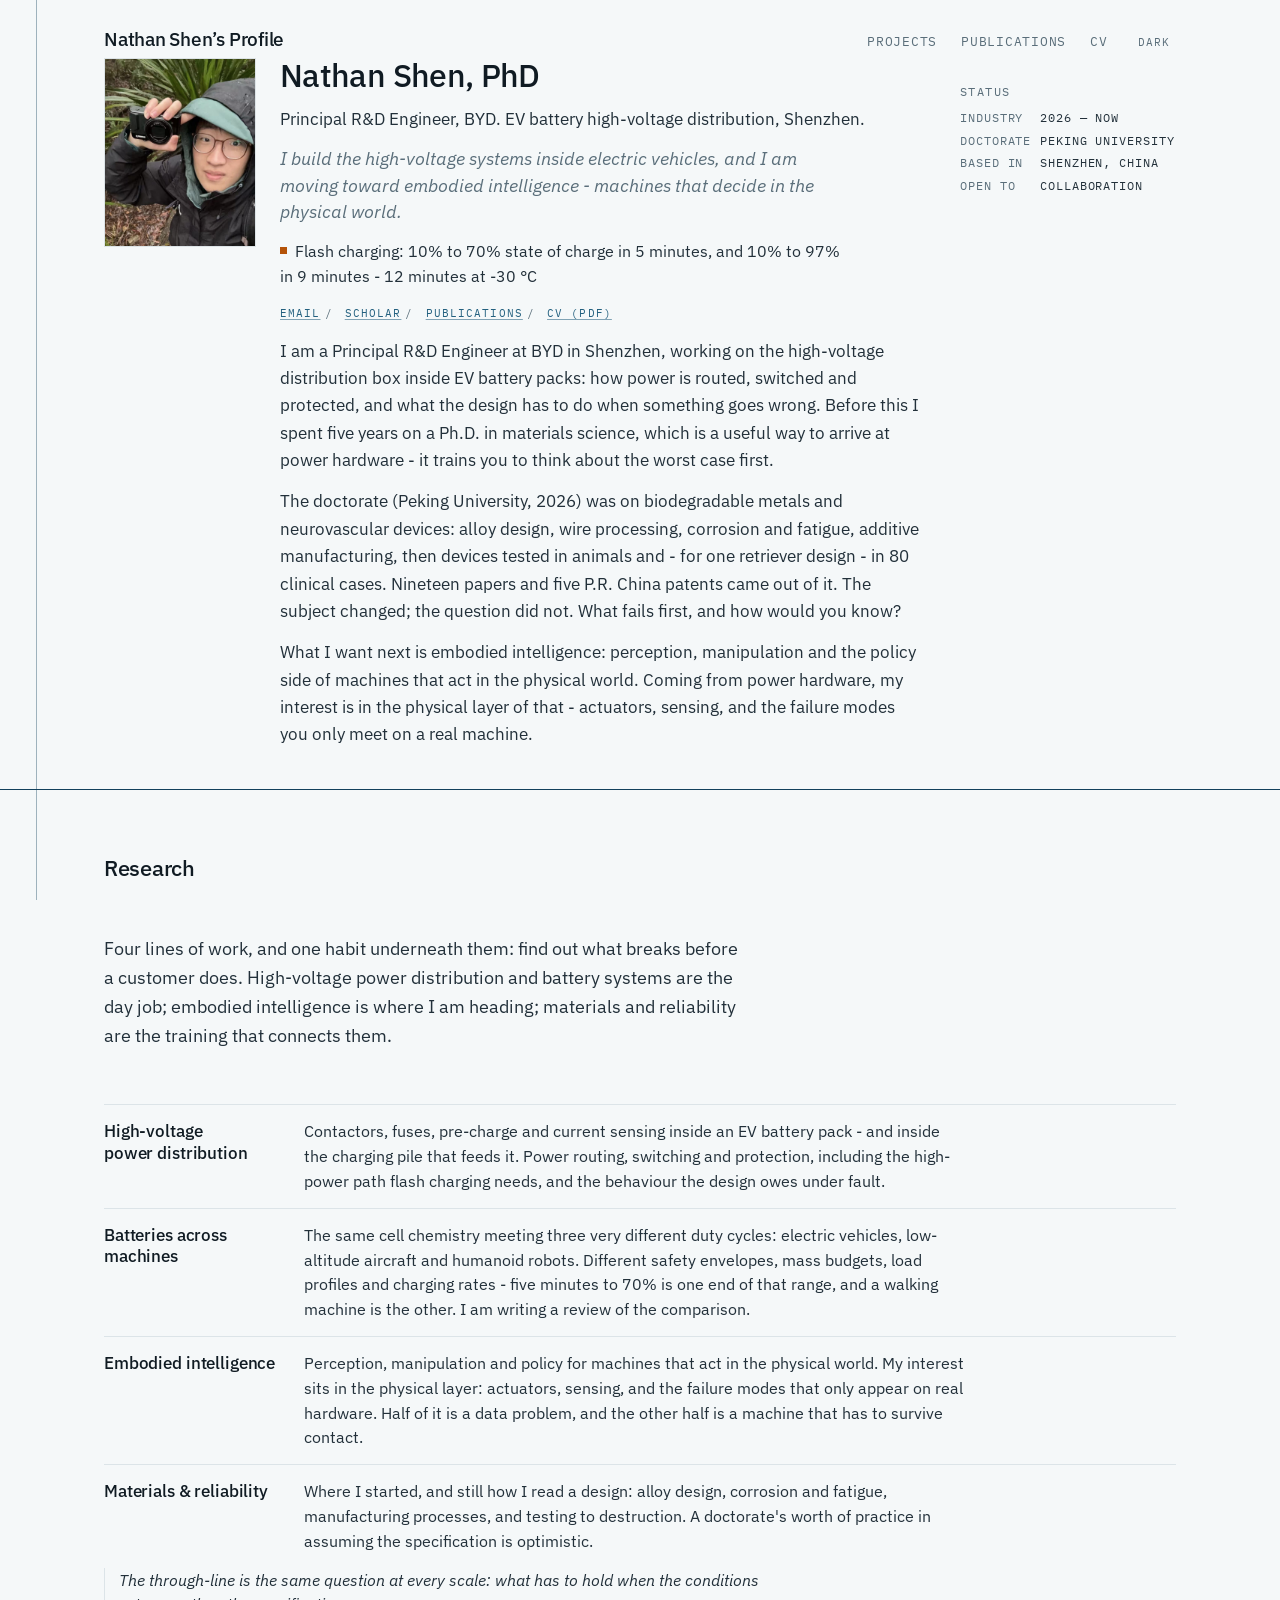
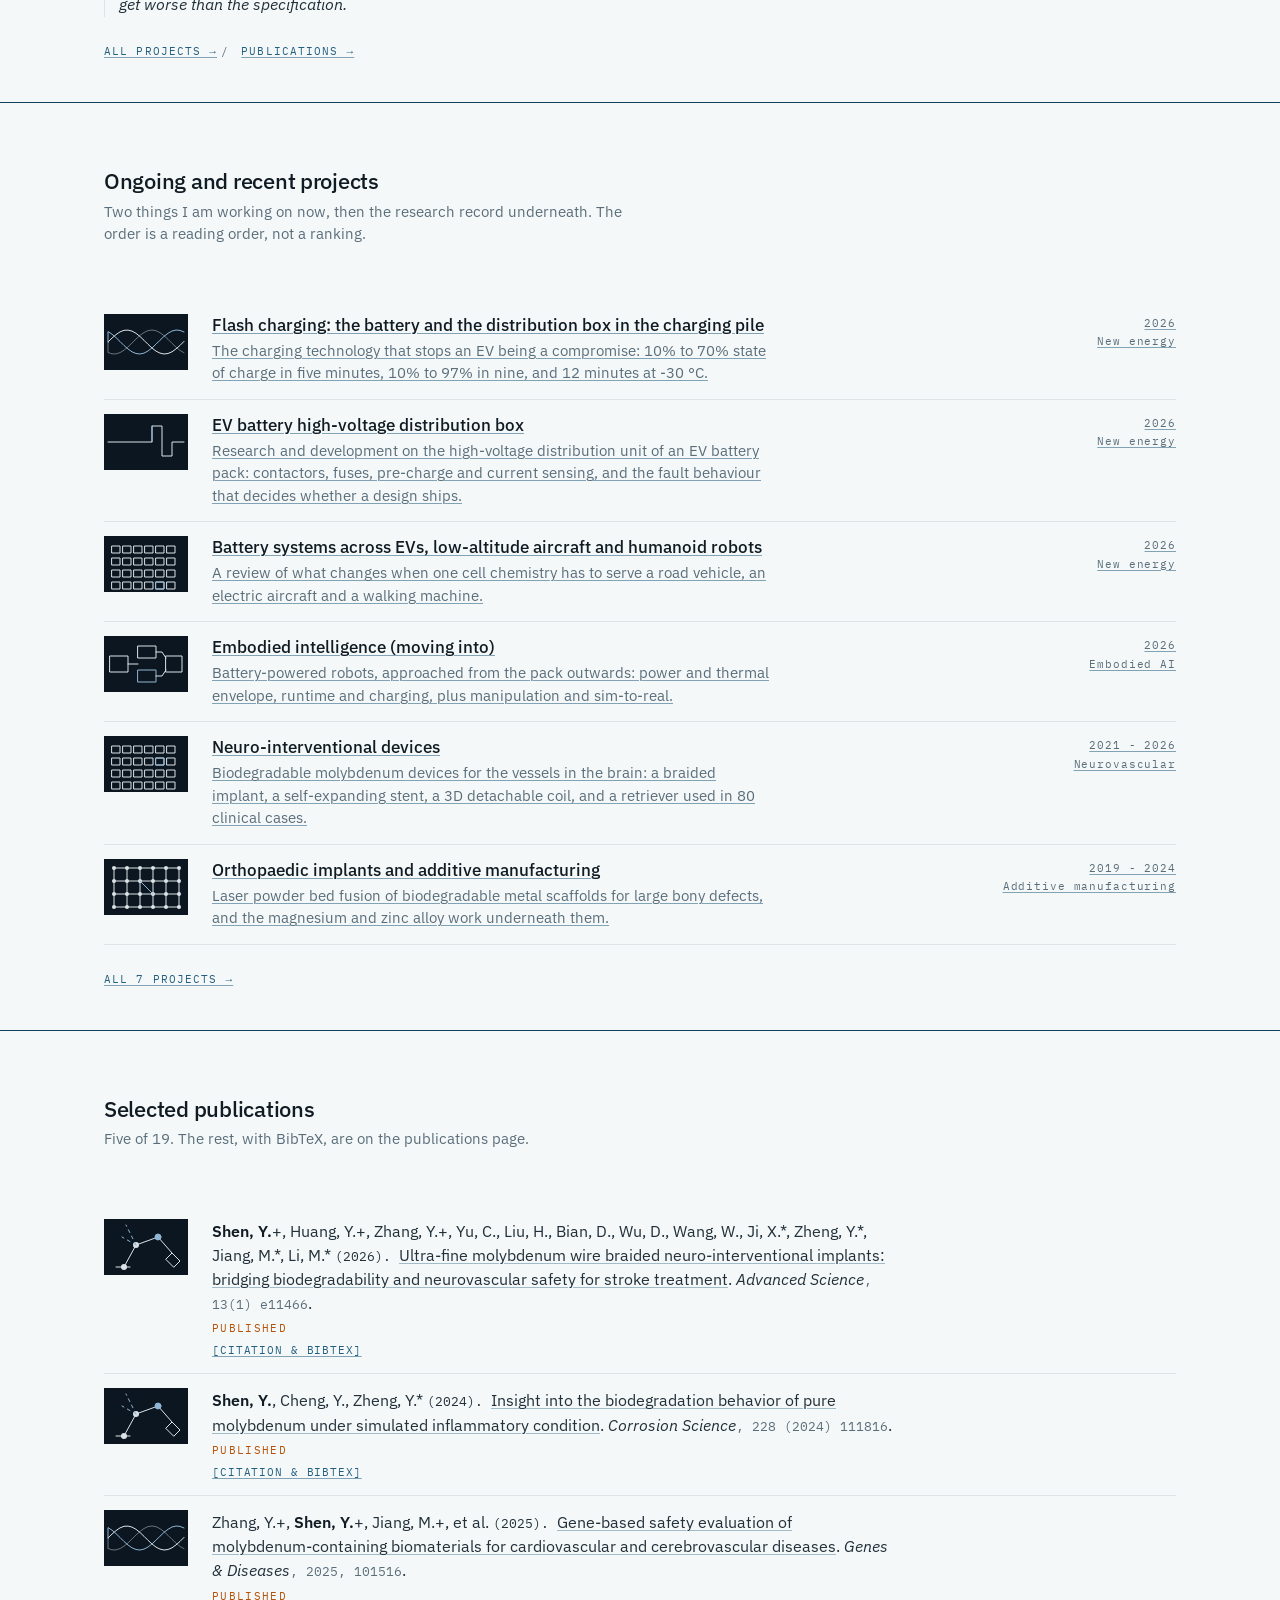
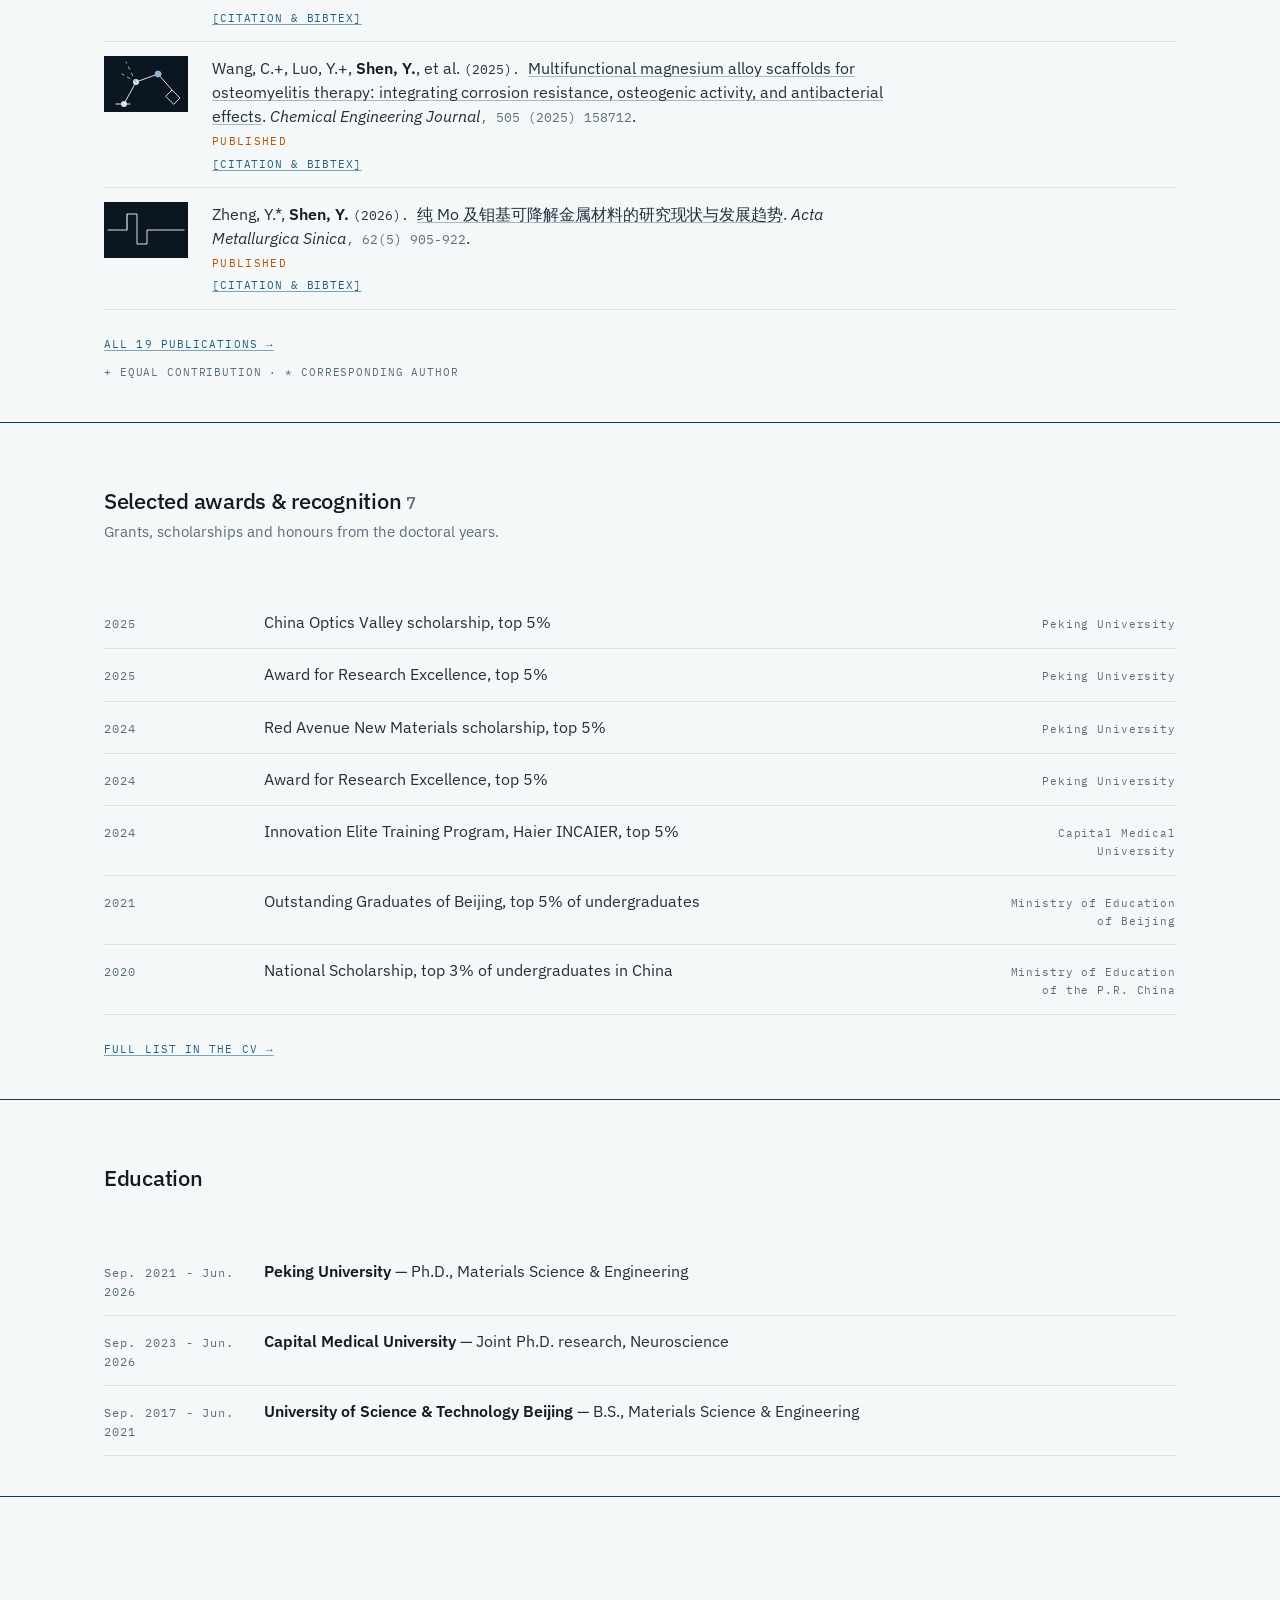
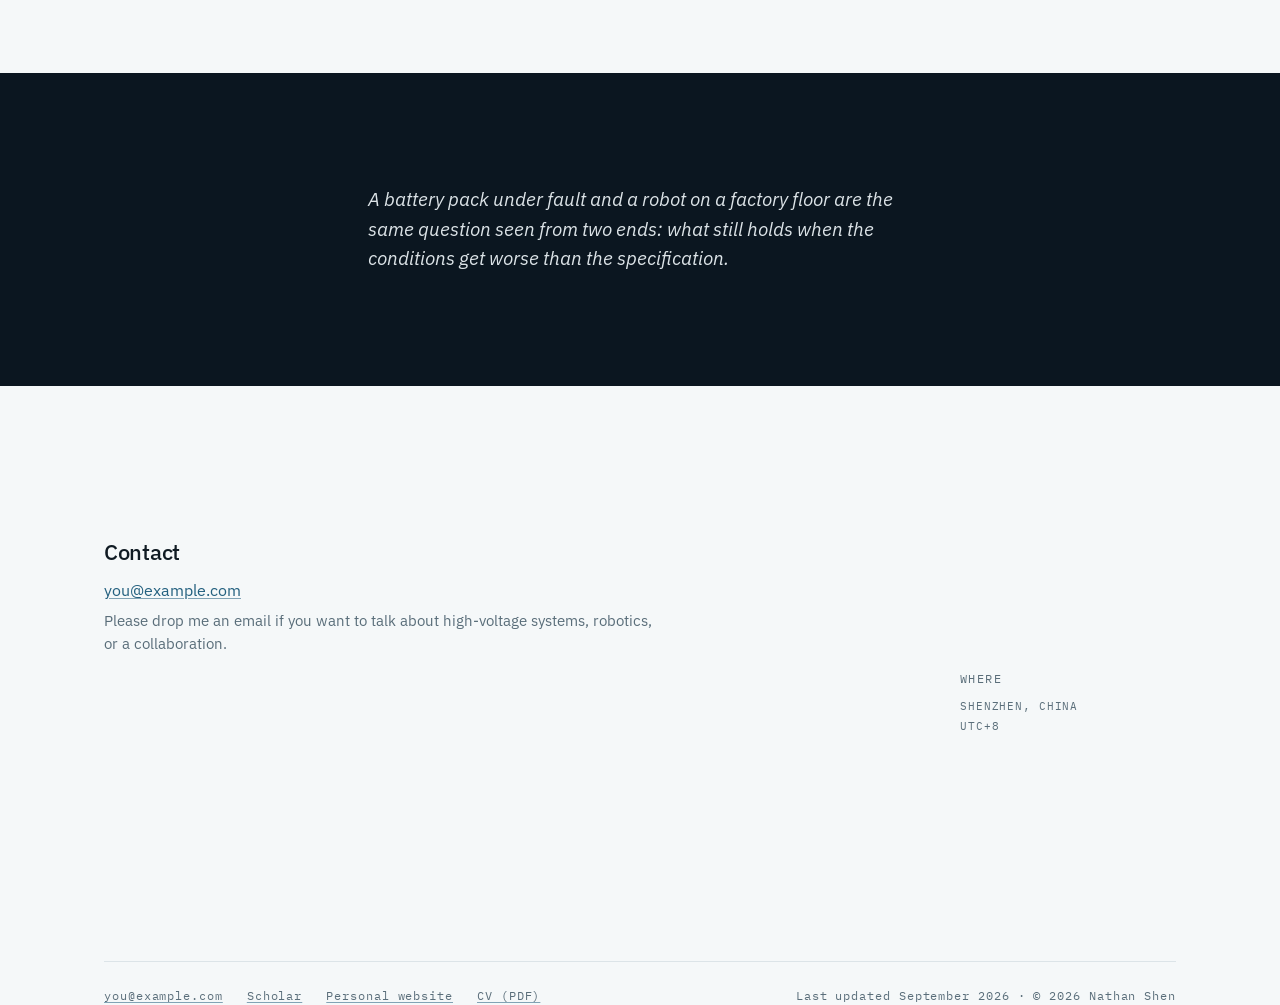
<file: index.html>
<!doctype html>
<html lang="en" data-theme="light">
<head>
<meta charset="utf-8">
<meta name="viewport" content="width=device-width, initial-scale=1">
<title>Nathan Shen - EV battery high-voltage systems &amp; embodied intelligence</title>
<meta name="description" content="Nathan Shen is a Principal R&amp;D Engineer at BYD working on EV battery high-voltage distribution, with a Ph.D. in materials science and a move toward embodied intelligence.">
<meta name="color-scheme" content="light dark">
<meta name="theme-color" content="#F5F8F9">
<link rel="icon" href="assets/img/favicon.svg" type="image/svg+xml">
<meta property="og:type" content="website">
<meta property="og:title" content="Nathan Shen - EV battery high-voltage systems &amp; embodied intelligence">
<meta property="og:description" content="Nathan Shen is a Principal R&amp;D Engineer at BYD working on EV battery high-voltage distribution, with a Ph.D. in materials science and a move toward embodied intelligence.">
<link rel="stylesheet" href="assets/css/style.css">
<script src="assets/js/boot.js"></script>
</head>
<body>
<a class="skip" href="#content">Skip to content</a>
<div class="spine" aria-hidden="true"></div>

<header class="bay">
  <nav class="nav wide" id="nav" aria-label="Primary">
    <a class="mark" href="index.html">Nathan Shen&rsquo;s Profile</a>
    <a href="projects.html">Projects</a>
    <a href="publications.html">Publications</a>
    <a href="cv.html">CV</a>
    <span class="tools">
      <button class="fchip" id="themeToggle" type="button" aria-label="Switch theme" aria-pressed="false"><span class="t-light">Dark</span><span class="t-dark">Light</span></button>
    </span>
  </nav>
</header>

<main id="content">
  <section class="bay id-block">
    <div class="rail">
      <img class="portrait" src="assets/img/portrait.jpg" alt="Nathan Shen" width="800" height="1000">
    </div>
    <div class="main">
      <h1 class="wordmark">Nathan Shen, PhD</h1>
      <p class="position">Principal R&amp;D Engineer, BYD. EV battery high-voltage distribution, Shenzhen.</p>
      <p class="identity">I build the high-voltage systems inside electric vehicles, and I am moving toward embodied intelligence - machines that decide in the physical world.</p>
      <p class="highlight"><span class="seal-inline" aria-hidden="true"></span>Flash charging: 10% to 70% state of charge in 5 minutes, and 10% to 97% in 9 minutes - 12 minutes at -30 °C</p>
      <p class="linkrow">
        <a href="mailto:you@example.com">Email</a><span class="sl" aria-hidden="true">/</span>
        <a href="https://scholar.google.com/citations?user=g3-b-3UAAAAJ&hl=zh-CN" target="_blank" rel="noopener">Scholar</a><span class="sl" aria-hidden="true">/</span>
        <a href="publications.html">Publications</a><span class="sl" aria-hidden="true">/</span>
        <a href="assets/cv.pdf">CV (PDF)</a>
      </p>
      <div class="prose bio">
        <p>I am a Principal R&amp;D Engineer at BYD in Shenzhen, working on the high-voltage distribution box inside EV battery packs: how power is routed, switched and protected, and what the design has to do when something goes wrong. Before this I spent five years on a Ph.D. in materials science, which is a useful way to arrive at power hardware - it trains you to think about the worst case first.</p>
        <p>The doctorate (Peking University, 2026) was on biodegradable metals and neurovascular devices: alloy design, wire processing, corrosion and fatigue, additive manufacturing, then devices tested in animals and - for one retriever design - in 80 clinical cases. Nineteen papers and five P.R. China patents came out of it. The subject changed; the question did not. What fails first, and how would you know?</p>
        <p>What I want next is embodied intelligence: perception, manipulation and the policy side of machines that act in the physical world. Coming from power hardware, my interest is in the physical layer of that - actuators, sensing, and the failure modes you only meet on a real machine.</p>
      </div>
    </div>
    <div class="note">
      <p class="lbl" style="margin-bottom:var(--ma-2)">Status</p>
      <ul class="statuslist statuslist--kv">
        <li><span class="k">Industry</span><span class="v">2026 &mdash; now</span></li>
        <li><span class="k">Doctorate</span><span class="v">Peking University</span></li>
        <li><span class="k">Based in</span><span class="v">Shenzhen, China</span></li>
        <li><span class="k">Open to</span><span class="v">Collaboration</span></li>
      </ul>
    </div>
    <div class="horizon" aria-hidden="true"></div>
  </section>

  <section class="bay">
    <div class="wide">
      <h2 class="lbl">Research</h2>
    </div>
  </section>

  <section class="bay">
    <div class="wide prose lead">
      <p>Four lines of work, and one habit underneath them: find out what breaks before a customer does. High-voltage power distribution and battery systems are the day job; embodied intelligence is where I am heading; materials and reliability are the training that connects them.</p>
    </div>
  </section>

  <section class="bay">
    <div class="wide triad">
      <div>
        <h3>High-voltage power distribution</h3>
        <p>Contactors, fuses, pre-charge and current sensing inside an EV battery pack - and inside the charging pile that feeds it. Power routing, switching and protection, including the high-power path flash charging needs, and the behaviour the design owes under fault.</p>
      </div>
      <div>
        <h3>Batteries across machines</h3>
        <p>The same cell chemistry meeting three very different duty cycles: electric vehicles, low-altitude aircraft and humanoid robots. Different safety envelopes, mass budgets, load profiles and charging rates - five minutes to 70% is one end of that range, and a walking machine is the other. I am writing a review of the comparison.</p>
      </div>
      <div>
        <h3>Embodied intelligence</h3>
        <p>Perception, manipulation and policy for machines that act in the physical world. My interest sits in the physical layer: actuators, sensing, and the failure modes that only appear on real hardware. Half of it is a data problem, and the other half is a machine that has to survive contact.</p>
      </div>
      <div>
        <h3>Materials &amp; reliability</h3>
        <p>Where I started, and still how I read a design: alloy design, corrosion and fatigue, manufacturing processes, and testing to destruction. A doctorate's worth of practice in assuming the specification is optimistic.</p>
      </div>
      <p class="undernote">The through-line is the same question at every scale: what has to hold when the conditions get worse than the specification.</p>
    </div>
    <div class="wide">
      <p class="linkrow" style="margin-top:var(--ma-4)">
        <a href="projects.html">All projects &rarr;</a><span class="sl" aria-hidden="true">/</span>
        <a href="publications.html">Publications &rarr;</a>
      </p>
    </div>
    <div class="horizon" aria-hidden="true"></div>
  </section>

  <section class="bay">
    <div class="wide">
      <h2 class="lbl">Ongoing and recent projects</h2>
      <p class="subhead">Two things I am working on now, then the research record underneath. The order is a reading order, not a ranking.</p>
    </div>
  </section>

  <section class="bay">
    <div class="wide">
      <a class="row" href="projects.html#flash-charging">
        <span class="plate" aria-hidden="true"><svg viewBox="0 0 84 56"><path d="M4 28 L4 28.0 L8 24.1 L12 20.6 L16 17.9 L20 16.3 L24 16.1 L28 17.1 L32 19.3 L36 22.5 L40 26.3 L44 30.3 L48 34.0 L52 37.1 L56 39.1 L60 40.0 L64 39.5 L68 37.8 L72 34.9 L76 31.4 L80 27.4"/><path class="em" d="M4 28 L4 17.6 L8 20.2 L12 23.6 L16 27.5 L20 31.5 L24 35.0 L28 37.8 L32 39.5 L36 40.0 L40 39.1 L44 37.0 L48 33.9 L52 30.2 L56 26.2 L60 22.4 L64 19.3 L68 17.0 L72 16.0 L76 16.4 L80 18.0"/><path d="M4 28 L4 38.5 L8 39.8 L12 39.9 L16 38.6 L20 36.2 L24 32.9 L28 29.0 L32 25.0 L36 21.4 L40 18.5 L44 16.6 L48 16.0 L52 16.7 L56 18.7 L60 21.6 L64 25.3 L68 29.3 L72 33.1 L76 36.4 L80 38.7" stroke-opacity=".45"/></svg></span>
        <div>
          <p class="row-t">Flash charging: the battery and the distribution box in the charging pile</p>
          <p class="row-a">The charging technology that stops an EV being a compromise: 10% to 70% state of charge in five minutes, 10% to 97% in nine, and 12 minutes at -30 °C.</p>
        </div>
        <p class="row-m">2026<br>New energy</p>
      </a>
      <a class="row" href="projects.html#hvbox">
        <span class="plate" aria-hidden="true"><svg viewBox="0 0 84 56"><path d="M4 28 H48 V12 H58 V42 H68 V28 H80"/><path class="em" d="M48 28 V12"/></svg></span>
        <div>
          <p class="row-t">EV battery high-voltage distribution box</p>
          <p class="row-a">Research and development on the high-voltage distribution unit of an EV battery pack: contactors, fuses, pre-charge and current sensing, and the fault behaviour that decides whether a design ships.</p>
        </div>
        <p class="row-m">2026<br>New energy</p>
      </a>
      <a class="row" href="projects.html#battery-review">
        <span class="plate" aria-hidden="true"><svg viewBox="0 0 84 56"><rect x="8" y="10" width="8" height="7"/><rect x="19" y="10" width="8" height="7"/><rect x="30" y="10" width="8" height="7"/><rect x="41" y="10" width="8" height="7"/><rect x="52" y="10" width="8" height="7"/><rect x="63" y="10" width="8" height="7"/><rect x="8" y="22" width="8" height="7"/><rect x="19" y="22" width="8" height="7"/><rect x="30" y="22" width="8" height="7"/><rect x="41" y="22" width="8" height="7"/><rect x="52" y="22" width="8" height="7"/><rect x="63" y="22" width="8" height="7"/><rect x="8" y="34" width="8" height="7"/><rect x="19" y="34" width="8" height="7"/><rect x="30" y="34" width="8" height="7"/><rect x="41" y="34" width="8" height="7"/><rect x="52" y="34" width="8" height="7"/><rect x="63" y="34" width="8" height="7"/><rect x="8" y="46" width="8" height="7"/><rect x="19" y="46" width="8" height="7"/><rect x="30" y="46" width="8" height="7"/><rect x="41" y="46" width="8" height="7"/><rect x="52" y="46" width="8" height="7"/><rect x="63" y="46" width="8" height="7"/><rect class="em" x="52" y="46" width="8" height="7"/></svg></span>
        <div>
          <p class="row-t">Battery systems across EVs, low-altitude aircraft and humanoid robots</p>
          <p class="row-a">A review of what changes when one cell chemistry has to serve a road vehicle, an electric aircraft and a walking machine.</p>
        </div>
        <p class="row-m">2026<br>New energy</p>
      </a>
      <a class="row" href="projects.html#embodied">
        <span class="plate" aria-hidden="true"><svg viewBox="0 0 84 56"><rect x="6" y="20" width="18" height="16"/>
            <rect x="34" y="10" width="18" height="12"/>
            <rect class="em" x="34" y="34" width="18" height="12"/>
            <rect x="62" y="20" width="16" height="16"/>
            <path d="M24 28h10M52 16h6l4 6M52 40h6l4-6"/></svg></span>
        <div>
          <p class="row-t">Embodied intelligence (moving into)</p>
          <p class="row-a">Battery-powered robots, approached from the pack outwards: power and thermal envelope, runtime and charging, plus manipulation and sim-to-real.</p>
        </div>
        <p class="row-m">2026<br>Embodied AI</p>
      </a>
      <a class="row" href="projects.html#neuro-devices">
        <span class="plate" aria-hidden="true"><svg viewBox="0 0 84 56"><rect x="8" y="10" width="8" height="7"/><rect x="19" y="10" width="8" height="7"/><rect x="30" y="10" width="8" height="7"/><rect x="41" y="10" width="8" height="7"/><rect x="52" y="10" width="8" height="7"/><rect x="63" y="10" width="8" height="7"/><rect x="8" y="22" width="8" height="7"/><rect x="19" y="22" width="8" height="7"/><rect x="30" y="22" width="8" height="7"/><rect x="41" y="22" width="8" height="7"/><rect x="52" y="22" width="8" height="7"/><rect x="63" y="22" width="8" height="7"/><rect x="8" y="34" width="8" height="7"/><rect x="19" y="34" width="8" height="7"/><rect x="30" y="34" width="8" height="7"/><rect x="41" y="34" width="8" height="7"/><rect x="52" y="34" width="8" height="7"/><rect x="63" y="34" width="8" height="7"/><rect x="8" y="46" width="8" height="7"/><rect x="19" y="46" width="8" height="7"/><rect x="30" y="46" width="8" height="7"/><rect x="41" y="46" width="8" height="7"/><rect x="52" y="46" width="8" height="7"/><rect x="63" y="46" width="8" height="7"/><rect class="em" x="52" y="22" width="8" height="7"/></svg></span>
        <div>
          <p class="row-t">Neuro-interventional devices</p>
          <p class="row-a">Biodegradable molybdenum devices for the vessels in the brain: a braided implant, a self-expanding stent, a 3D detachable coil, and a retriever used in 80 clinical cases.</p>
        </div>
        <p class="row-m">2021 - 2026<br>Neurovascular</p>
      </a>
      <a class="row" href="projects.html#ortho-am">
        <span class="plate" aria-hidden="true"><svg viewBox="0 0 84 56"><circle cx="10" cy="9" r="2"/><path d="M10 9h13"/><path d="M10 9v13"/><circle cx="23" cy="9" r="2"/><path d="M23 9h13"/><path d="M23 9v13"/><circle cx="36" cy="9" r="2"/><path d="M36 9h13"/><path d="M36 9v13"/><circle cx="49" cy="9" r="2"/><path d="M49 9h13"/><path d="M49 9v13"/><circle cx="62" cy="9" r="2"/><path d="M62 9h13"/><path d="M62 9v13"/><circle cx="75" cy="9" r="2"/><path d="M75 9v13"/><circle cx="10" cy="22" r="2"/><path d="M10 22h13"/><path d="M10 22v13"/><circle cx="23" cy="22" r="2"/><path d="M23 22h13"/><path d="M23 22v13"/><circle cx="36" cy="22" r="2"/><path d="M36 22h13"/><path d="M36 22v13"/><circle cx="49" cy="22" r="2"/><path d="M49 22h13"/><path d="M49 22v13"/><circle cx="62" cy="22" r="2"/><path d="M62 22h13"/><path d="M62 22v13"/><circle cx="75" cy="22" r="2"/><path d="M75 22v13"/><circle cx="10" cy="35" r="2"/><path d="M10 35h13"/><path d="M10 35v13"/><circle cx="23" cy="35" r="2"/><path d="M23 35h13"/><path d="M23 35v13"/><circle cx="36" cy="35" r="2"/><path d="M36 35h13"/><path d="M36 35v13"/><circle cx="49" cy="35" r="2"/><path d="M49 35h13"/><path d="M49 35v13"/><circle cx="62" cy="35" r="2"/><path d="M62 35h13"/><path d="M62 35v13"/><circle cx="75" cy="35" r="2"/><path d="M75 35v13"/><circle cx="10" cy="48" r="2"/><path d="M10 48h13"/><circle cx="23" cy="48" r="2"/><path d="M23 48h13"/><circle cx="36" cy="48" r="2"/><path d="M36 48h13"/><circle cx="49" cy="48" r="2"/><path d="M49 48h13"/><circle cx="62" cy="48" r="2"/><path d="M62 48h13"/><circle cx="75" cy="48" r="2"/><path class="em" d="M36 22l13 13"/></svg></span>
        <div>
          <p class="row-t">Orthopaedic implants and additive manufacturing</p>
          <p class="row-a">Laser powder bed fusion of biodegradable metal scaffolds for large bony defects, and the magnesium and zinc alloy work underneath them.</p>
        </div>
        <p class="row-m">2019 - 2024<br>Additive manufacturing</p>
      </a>
      <p class="linkrow" style="margin-top:var(--ma-4)"><a href="projects.html">All 7 projects &rarr;</a></p>
    </div>
    <div class="horizon" aria-hidden="true"></div>
  </section>

  <section class="bay">
    <div class="wide">
      <h2 class="lbl">Selected publications</h2>
      <p class="subhead">Five of 19. The rest, with BibTeX, are on the publications page.</p>
    </div>
  </section>

  <section class="bay">
    <div class="wide">
      <article class="pub">
        <span class="plate" aria-hidden="true"><svg viewBox="0 0 84 56"><path d="M12 48h14"/><path d="M20 48 32 26 54 18 68 34"/>
            <circle cx="20" cy="48" r="3"/><circle cx="32" cy="26" r="3"/>
            <circle class="em" cx="54" cy="18" r="3"/>
            <path d="M62 40l6-6 8 8-6 6z"/>
            <path d="M32 26 22 6M32 26l-14-8" class="em" stroke-dasharray="3 4"/></svg></span>
        <div>
          <p class="cite-line"><span class="pub__me">Shen, Y.</span>+, Huang, Y.+, Zhang, Y.+, Yu, C., Liu, H., Bian, D., Wu, D., Wang, W., Ji, X.*, Zheng, Y.*, Jiang, M.*, Li, M.* <span class="yr">(2026). </span><a class="ttl" href="publications.html#p1">Ultra-fine molybdenum wire braided neuro-interventional implants: bridging biodegradability and neurovascular safety for stroke treatment</a>. <em class="ven">Advanced Science</em><span class="vol">, 13(1) e11466</span>.</p>
          <p class="desig">Published</p>
          <p class="lnks"><a href="publications.html#p1">[Citation &amp; BibTeX]</a></p>
        </div>
      </article>
      <article class="pub">
        <span class="plate" aria-hidden="true"><svg viewBox="0 0 84 56"><path d="M12 48h14"/><path d="M20 48 32 26 54 18 68 34"/>
            <circle cx="20" cy="48" r="3"/><circle cx="32" cy="26" r="3"/>
            <circle class="em" cx="54" cy="18" r="3"/>
            <path d="M62 40l6-6 8 8-6 6z"/>
            <path d="M32 26 22 6M32 26l-14-8" class="em" stroke-dasharray="3 4"/></svg></span>
        <div>
          <p class="cite-line"><span class="pub__me">Shen, Y.</span>, Cheng, Y., Zheng, Y.* <span class="yr">(2024). </span><a class="ttl" href="publications.html#p4">Insight into the biodegradation behavior of pure molybdenum under simulated inflammatory condition</a>. <em class="ven">Corrosion Science</em><span class="vol">, 228 (2024) 111816</span>.</p>
          <p class="desig">Published</p>
          <p class="lnks"><a href="publications.html#p4">[Citation &amp; BibTeX]</a></p>
        </div>
      </article>
      <article class="pub">
        <span class="plate" aria-hidden="true"><svg viewBox="0 0 84 56"><path d="M4 28 L4 28.0 L8 24.1 L12 20.6 L16 17.9 L20 16.3 L24 16.1 L28 17.1 L32 19.3 L36 22.5 L40 26.3 L44 30.3 L48 34.0 L52 37.1 L56 39.1 L60 40.0 L64 39.5 L68 37.8 L72 34.9 L76 31.4 L80 27.4"/><path class="em" d="M4 28 L4 17.6 L8 20.2 L12 23.6 L16 27.5 L20 31.5 L24 35.0 L28 37.8 L32 39.5 L36 40.0 L40 39.1 L44 37.0 L48 33.9 L52 30.2 L56 26.2 L60 22.4 L64 19.3 L68 17.0 L72 16.0 L76 16.4 L80 18.0"/><path d="M4 28 L4 38.5 L8 39.8 L12 39.9 L16 38.6 L20 36.2 L24 32.9 L28 29.0 L32 25.0 L36 21.4 L40 18.5 L44 16.6 L48 16.0 L52 16.7 L56 18.7 L60 21.6 L64 25.3 L68 29.3 L72 33.1 L76 36.4 L80 38.7" stroke-opacity=".45"/></svg></span>
        <div>
          <p class="cite-line">Zhang, Y.+, <span class="pub__me">Shen, Y.</span>+, Jiang, M.+, et al. <span class="yr">(2025). </span><a class="ttl" href="publications.html#p2">Gene-based safety evaluation of molybdenum-containing biomaterials for cardiovascular and cerebrovascular diseases</a>. <em class="ven">Genes &amp; Diseases</em><span class="vol">, 2025, 101516</span>.</p>
          <p class="desig">Published</p>
          <p class="lnks"><a href="publications.html#p2">[Citation &amp; BibTeX]</a></p>
        </div>
      </article>
      <article class="pub">
        <span class="plate" aria-hidden="true"><svg viewBox="0 0 84 56"><path d="M12 48h14"/><path d="M20 48 32 26 54 18 68 34"/>
            <circle cx="20" cy="48" r="3"/><circle cx="32" cy="26" r="3"/>
            <circle class="em" cx="54" cy="18" r="3"/>
            <path d="M62 40l6-6 8 8-6 6z"/>
            <path d="M32 26 22 6M32 26l-14-8" class="em" stroke-dasharray="3 4"/></svg></span>
        <div>
          <p class="cite-line">Wang, C.+, Luo, Y.+, <span class="pub__me">Shen, Y.</span>, et al. <span class="yr">(2025). </span><a class="ttl" href="publications.html#p3">Multifunctional magnesium alloy scaffolds for osteomyelitis therapy: integrating corrosion resistance, osteogenic activity, and antibacterial effects</a>. <em class="ven">Chemical Engineering Journal</em><span class="vol">, 505 (2025) 158712</span>.</p>
          <p class="desig">Published</p>
          <p class="lnks"><a href="publications.html#p3">[Citation &amp; BibTeX]</a></p>
        </div>
      </article>
      <article class="pub">
        <span class="plate" aria-hidden="true"><svg viewBox="0 0 84 56"><path d="M4 28 H23 V12 H33 V42 H43 V28 H80"/><path class="em" d="M23 28 V12"/></svg></span>
        <div>
          <p class="cite-line">Zheng, Y.*, <span class="pub__me">Shen, Y.</span> <span class="yr">(2026). </span><a class="ttl" href="publications.html#p17">纯 Mo 及钼基可降解金属材料的研究现状与发展趋势</a>. <em class="ven">Acta Metallurgica Sinica</em><span class="vol">, 62(5) 905-922</span>.</p>
          <p class="desig">Published</p>
          <p class="lnks"><a href="publications.html#p17">[Citation &amp; BibTeX]</a></p>
        </div>
      </article>
      <p class="linkrow" style="margin-top:var(--ma-4)"><a href="publications.html">All 19 publications &rarr;</a></p>
      <p class="legend" style="margin-top:var(--ma-2)">+ equal contribution &middot; * corresponding author</p>
    </div>
    <div class="horizon" aria-hidden="true"></div>
  </section>

  <section class="bay">
    <div class="wide">
      <h2 class="lbl">Selected awards &amp; recognition <span class="cnt">7</span></h2>
      <p class="subhead">Grants, scholarships and honours from the doctoral years.</p>
    </div>
  </section>

  <section class="bay">
    <div class="wide">
      <div class="dated">
        <div class="dated-when">2025</div>
        <div><p class="dated-what">China Optics Valley scholarship, top 5%</p></div>
        <div class="dated-where">Peking University</div>
      </div>
      <div class="dated">
        <div class="dated-when">2025</div>
        <div><p class="dated-what">Award for Research Excellence, top 5%</p></div>
        <div class="dated-where">Peking University</div>
      </div>
      <div class="dated">
        <div class="dated-when">2024</div>
        <div><p class="dated-what">Red Avenue New Materials scholarship, top 5%</p></div>
        <div class="dated-where">Peking University</div>
      </div>
      <div class="dated">
        <div class="dated-when">2024</div>
        <div><p class="dated-what">Award for Research Excellence, top 5%</p></div>
        <div class="dated-where">Peking University</div>
      </div>
      <div class="dated">
        <div class="dated-when">2024</div>
        <div><p class="dated-what">Innovation Elite Training Program, Haier INCAIER, top 5%</p></div>
        <div class="dated-where">Capital Medical University</div>
      </div>
      <div class="dated">
        <div class="dated-when">2021</div>
        <div><p class="dated-what">Outstanding Graduates of Beijing, top 5% of undergraduates</p></div>
        <div class="dated-where">Ministry of Education of Beijing</div>
      </div>
      <div class="dated">
        <div class="dated-when">2020</div>
        <div><p class="dated-what">National Scholarship, top 3% of undergraduates in China</p></div>
        <div class="dated-where">Ministry of Education of the P.R. China</div>
      </div>
      <p class="linkrow" style="margin-top:var(--ma-4)"><a href="assets/cv.pdf">Full list in the CV &rarr;</a></p>
    </div>
    <div class="horizon" aria-hidden="true"></div>
  </section>

  <section class="bay">
    <div class="wide">
      <h2 class="lbl">Education</h2>
    </div>
  </section>

  <section class="bay">
    <div class="wide">
      <div class="dated dated--edu">
        <div class="dated-when">Sep. 2021 - Jun. 2026</div>
        <div>
          <p class="dated-what"><span class="school">Peking University</span> &mdash; Ph.D., Materials Science &amp; Engineering</p>
        </div>
      </div>
      <div class="dated dated--edu">
        <div class="dated-when">Sep. 2023 - Jun. 2026</div>
        <div>
          <p class="dated-what"><span class="school">Capital Medical University</span> &mdash; Joint Ph.D. research, Neuroscience</p>
        </div>
      </div>
      <div class="dated dated--edu">
        <div class="dated-when">Sep. 2017 - Jun. 2021</div>
        <div>
          <p class="dated-what"><span class="school">University of Science &amp; Technology Beijing</span> &mdash; B.S., Materials Science &amp; Engineering</p>
        </div>
      </div>
      <div class="horizon" aria-hidden="true"></div>
    </div>
  </section>

  <section class="bay">
    <div class="monolith">
      <p>A battery pack under fault and a robot on a factory floor are the same question seen from two ends: what still holds when the conditions get worse than the specification.</p>
    </div>
  </section>

  <section class="bay">
    <div class="wide">
      <h2 class="lbl">Contact</h2>
      <p class="dated-what"><a href="mailto:you@example.com">you@example.com</a></p>
      <p class="subhead" style="margin-top:var(--ma-2)">Please drop me an email if you want to talk about high-voltage systems, robotics, or a collaboration.</p>
    </div>
    <div class="note">
      <p class="lbl" style="margin-bottom:var(--ma-2)">Where</p>
      <p class="strip">Shenzhen, China<br>UTC+8</p>
    </div>
  </section>
</main>

<footer class="bay">
  <div class="foot wide">
    <a href="mailto:you@example.com">you@example.com</a>
    <a href="https://scholar.google.com/citations?user=g3-b-3UAAAAJ&hl=zh-CN" rel="me noopener" target="_blank">Scholar</a>
    <a href="https://yunongshen.wixsite.com/yunong-shen" rel="me noopener" target="_blank">Personal website</a>
    <a href="assets/cv.pdf">CV (PDF)</a>
    <span class="colophon">Last updated September 2026 &middot; &copy; <span id="year">2026</span> Nathan Shen</span>
  </div>
</footer>

<script src="assets/js/site.js" defer></script>
</body>
</html>
</file>
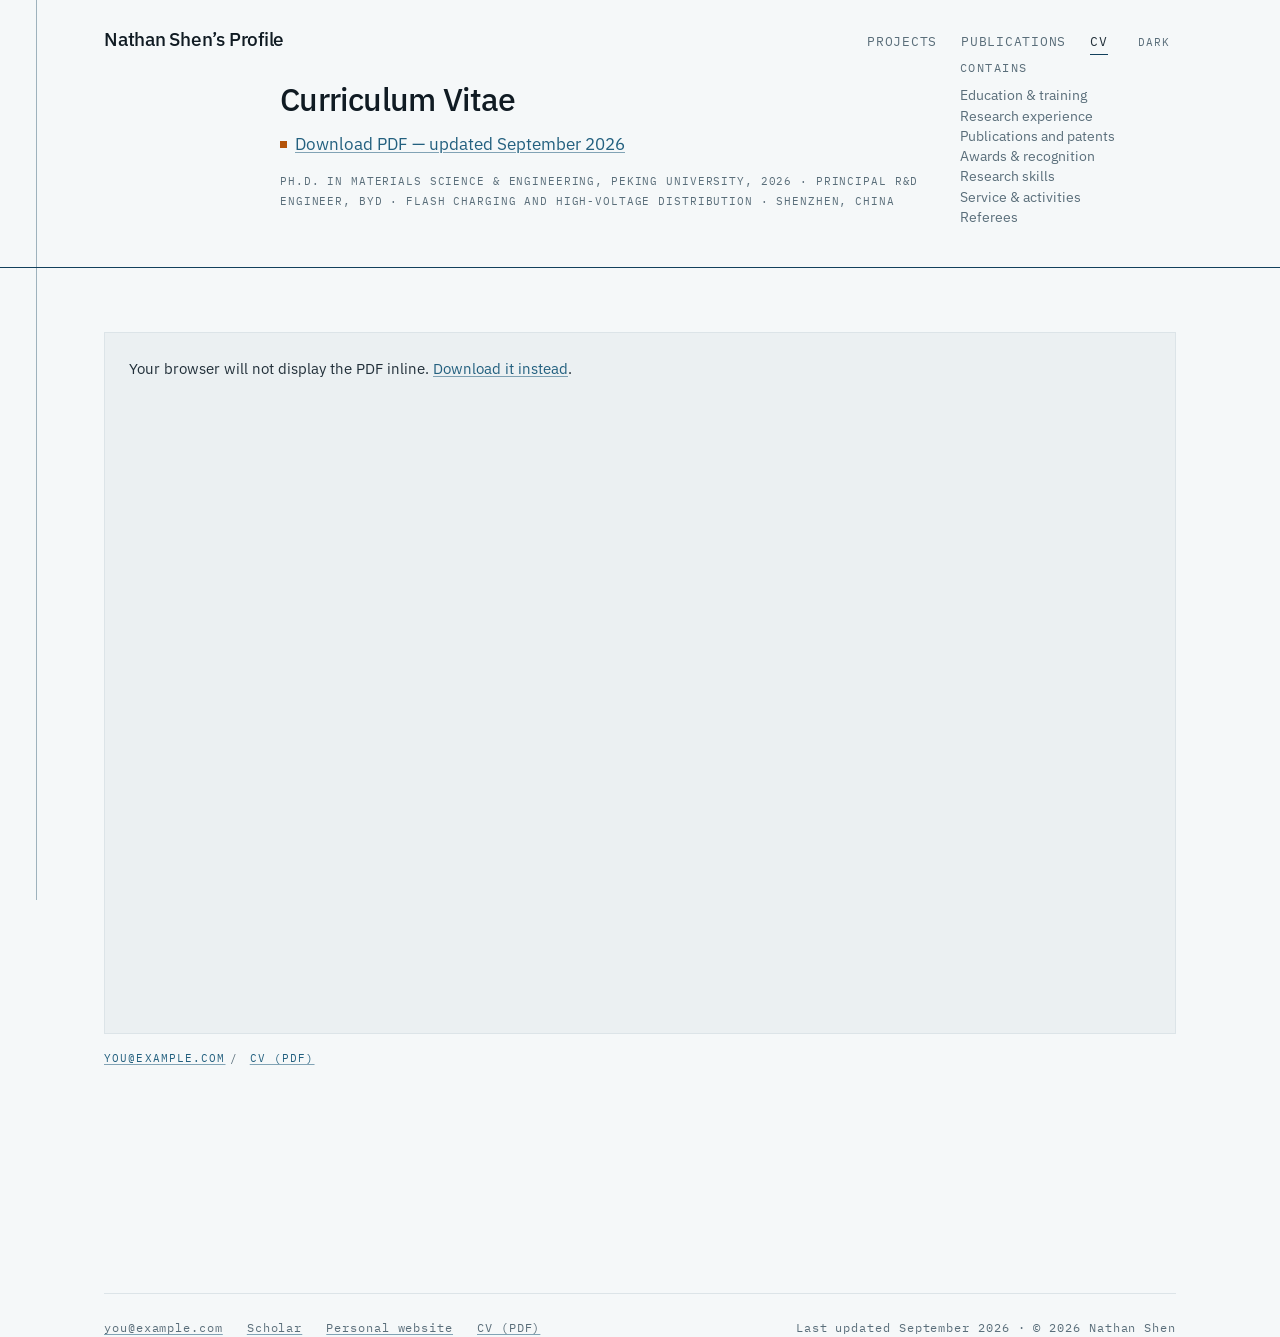
<file: cv.html>
<!doctype html>
<html lang="en" data-theme="light">
<head>
<meta charset="utf-8">
<meta name="viewport" content="width=device-width, initial-scale=1">
<title>CV - Nathan Shen</title>
<meta name="description" content="Curriculum vitae: education, research experience, publications, patents, awards and research skills.">
<meta name="color-scheme" content="light dark">
<meta name="theme-color" content="#F5F8F9">
<link rel="icon" href="assets/img/favicon.svg" type="image/svg+xml">
<meta property="og:type" content="website">
<meta property="og:title" content="CV - Nathan Shen">
<meta property="og:description" content="Curriculum vitae: education, research experience, publications, patents, awards and research skills.">
<link rel="stylesheet" href="assets/css/style.css">
<script src="assets/js/boot.js"></script>
</head>
<body>
<a class="skip" href="#content">Skip to content</a>
<div class="spine" aria-hidden="true"></div>

<header class="bay">
  <nav class="nav wide" id="nav" aria-label="Primary">
    <a class="mark" href="index.html">Nathan Shen&rsquo;s Profile</a>
    <a href="projects.html">Projects</a>
    <a href="publications.html">Publications</a>
    <a href="cv.html" aria-current="page">CV</a>
    <span class="tools">
      <button class="fchip" id="themeToggle" type="button" aria-label="Switch theme" aria-pressed="false"><span class="t-light">Dark</span><span class="t-dark">Light</span></button>
    </span>
  </nav>
</header>

<main id="content">
  <section class="bay">
    <div class="main cvhead">
      <h1 class="wordmark">Curriculum Vitae</h1>
      <p class="cvlink"><span class="seal-inline" aria-hidden="true"></span><a href="assets/cv.pdf">Download PDF — updated September 2026</a></p>
      <p class="strip">Ph.D. in Materials Science &amp; Engineering, Peking University, 2026 &middot; Principal R&amp;D Engineer, BYD &middot; Flash charging and high-voltage distribution &middot; Shenzhen, China</p>
    </div>
    <div class="note">
      <p class="lbl" style="margin-bottom:var(--ma-2)">Contains</p>
      <ul class="contains">
        <li>Education &amp; training</li>
        <li>Research experience</li>
        <li>Publications and patents</li>
        <li>Awards &amp; recognition</li>
        <li>Research skills</li>
        <li>Service &amp; activities</li>
        <li>Referees</li>
      </ul>
    </div>
    <div class="horizon" aria-hidden="true"></div>
  </section>

  <section class="bay">
    <div class="wide">
      <object class="embed" data="assets/cv.pdf" type="application/pdf" aria-label="Curriculum vitae">
        <p class="fallback">Your browser will not display the PDF inline. <a href="assets/cv.pdf">Download it instead</a>.</p>
      </object>
      <p class="linkrow" style="margin-top:var(--ma-3)">
        <a href="mailto:you@example.com">you@example.com</a><span class="sl" aria-hidden="true">/</span>
        <a href="assets/cv.pdf">CV (PDF)</a>
      </p>
    </div>
  </section>
</main>

<footer class="bay">
  <div class="foot wide">
    <a href="mailto:you@example.com">you@example.com</a>
    <a href="https://scholar.google.com/citations?user=g3-b-3UAAAAJ&hl=zh-CN" rel="me noopener" target="_blank">Scholar</a>
    <a href="https://yunongshen.wixsite.com/yunong-shen" rel="me noopener" target="_blank">Personal website</a>
    <a href="assets/cv.pdf">CV (PDF)</a>
    <span class="colophon">Last updated September 2026 &middot; &copy; <span id="year">2026</span> Nathan Shen</span>
  </div>
</footer>

<script src="assets/js/site.js" defer></script>
</body>
</html>
</file>
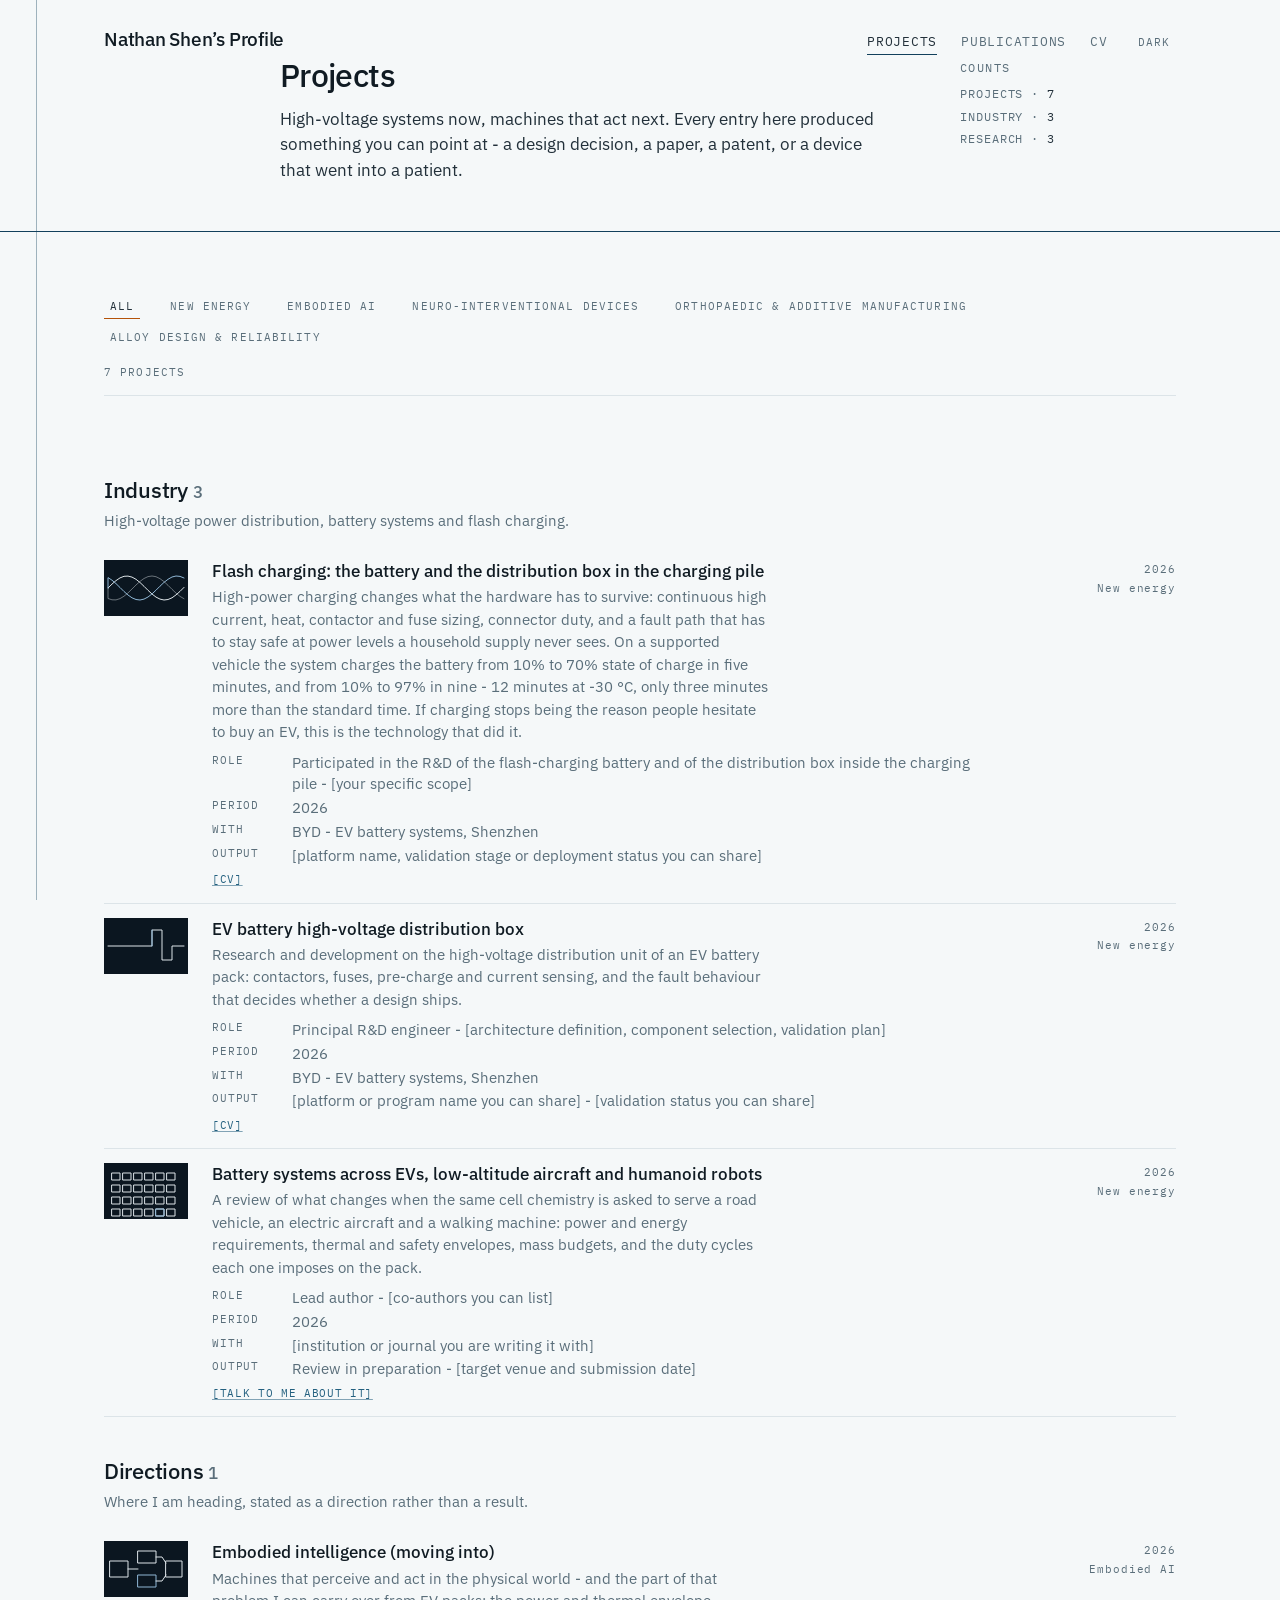
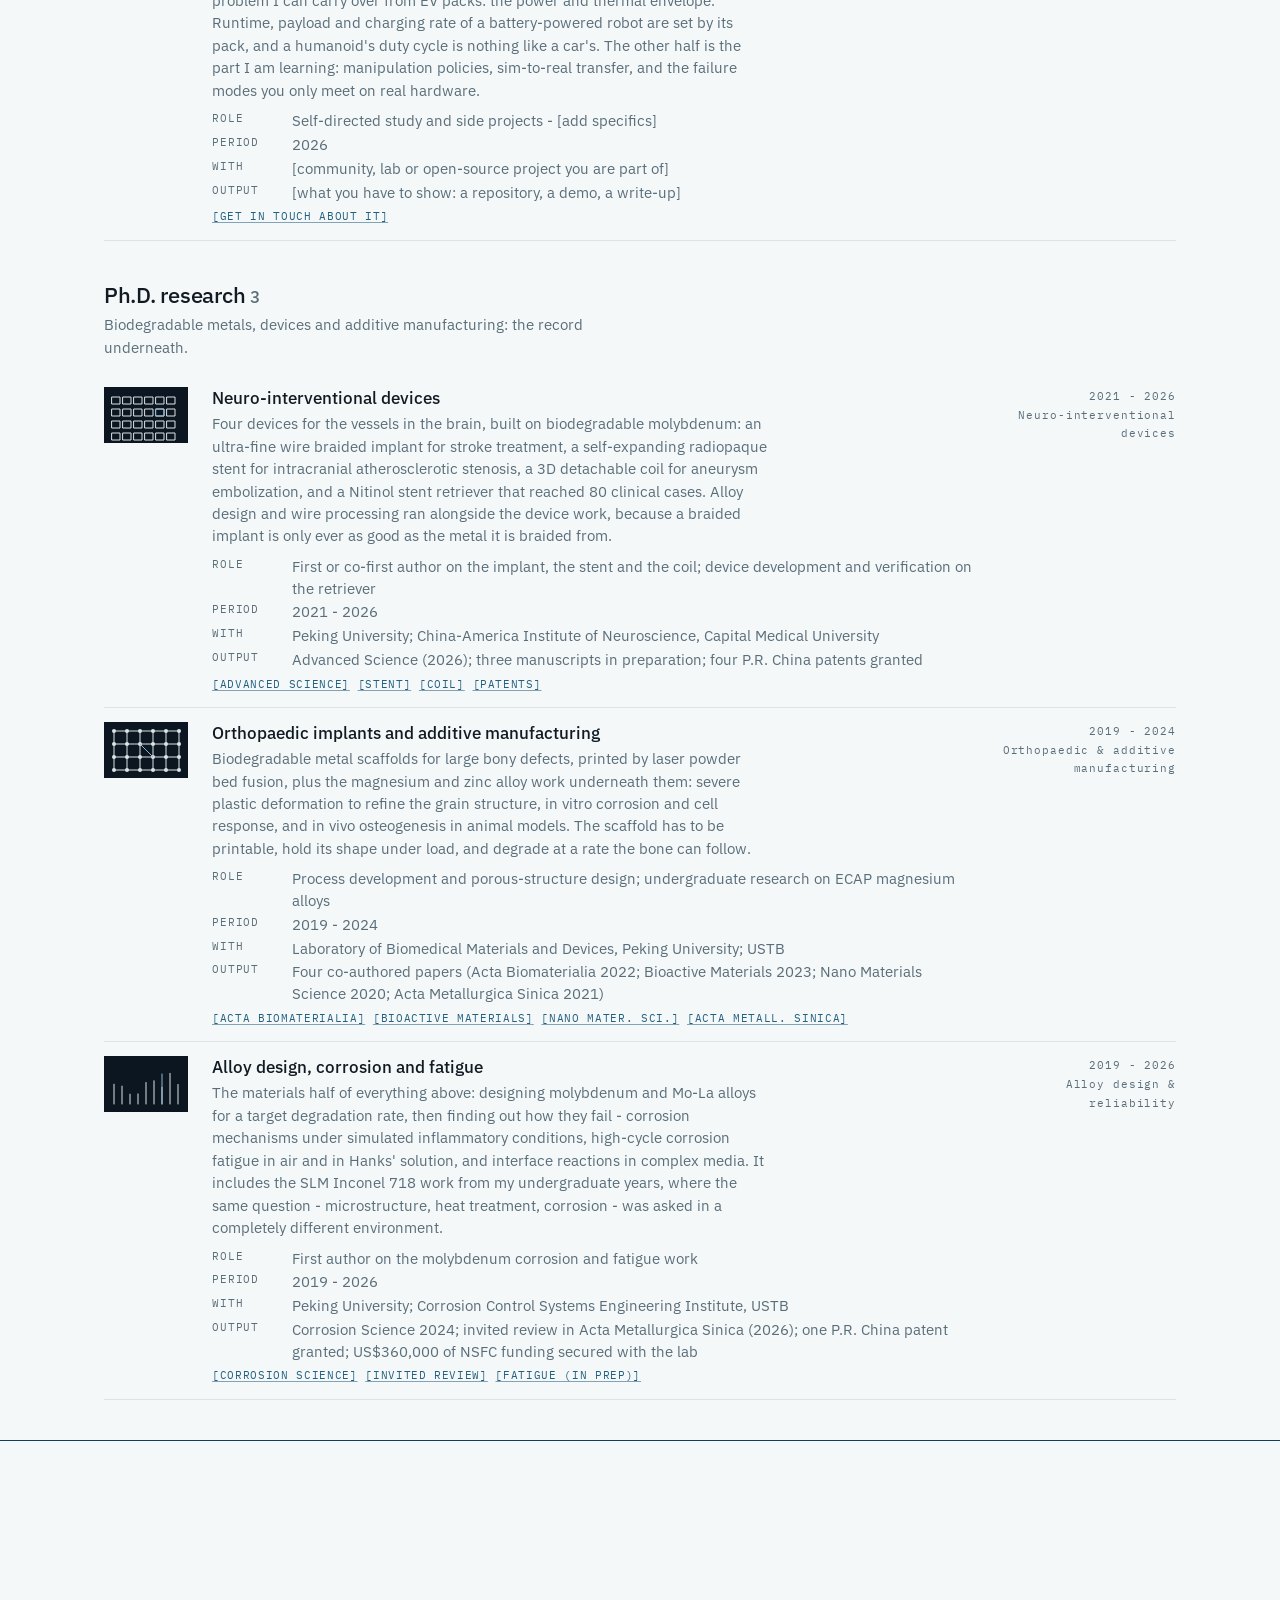
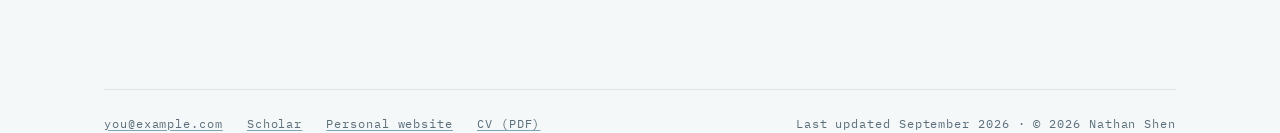
<file: projects.html>
<!doctype html>
<html lang="en" data-theme="light">
<head>
<meta charset="utf-8">
<meta name="viewport" content="width=device-width, initial-scale=1">
<title>Projects - Nathan Shen</title>
<meta name="description" content="EV battery high-voltage distribution, embodied intelligence, and the materials-science research record behind them.">
<meta name="color-scheme" content="light dark">
<meta name="theme-color" content="#F5F8F9">
<link rel="icon" href="assets/img/favicon.svg" type="image/svg+xml">
<meta property="og:type" content="website">
<meta property="og:title" content="Projects - Nathan Shen">
<meta property="og:description" content="EV battery high-voltage distribution, embodied intelligence, and the materials-science research record behind them.">
<link rel="stylesheet" href="assets/css/style.css">
<script src="assets/js/boot.js"></script>
</head>
<body>
<a class="skip" href="#content">Skip to content</a>
<div class="spine" aria-hidden="true"></div>

<header class="bay">
  <nav class="nav wide" id="nav" aria-label="Primary">
    <a class="mark" href="index.html">Nathan Shen&rsquo;s Profile</a>
    <a href="projects.html" aria-current="page">Projects</a>
    <a href="publications.html">Publications</a>
    <a href="cv.html">CV</a>
    <span class="tools">
      <button class="fchip" id="themeToggle" type="button" aria-label="Switch theme" aria-pressed="false"><span class="t-light">Dark</span><span class="t-dark">Light</span></button>
    </span>
  </nav>
</header>

<main id="content">
  <section class="bay">
    <div class="main">
      <h1 class="wordmark">Projects</h1>
      <p class="position" style="margin-top:var(--ma-3)">High-voltage systems now, machines that act next. Every entry here produced something you can point at - a design decision, a paper, a patent, or a device that went into a patient.</p>
    </div>
    <div class="note">
      <p class="lbl" style="margin-bottom:var(--ma-2)">Counts</p>
      <ul class="statuslist">
        <li>Projects &middot; <b>7</b></li>
        <li>Industry &middot; <b>3</b></li>
        <li>Research &middot; <b>3</b></li>
      </ul>
    </div>
    <div class="horizon" aria-hidden="true"></div>
  </section>

  <section class="bay">
    <div class="wide">
      <div class="toolbar">
        <div class="filters" id="projectFilters">
          <button class="fchip" type="button" data-filter="all" aria-pressed="true">All</button>
          <button class="fchip" type="button" data-filter="energy" aria-pressed="false">New energy</button>
          <button class="fchip" type="button" data-filter="robotics" aria-pressed="false">Embodied AI</button>
          <button class="fchip" type="button" data-filter="neurovascular" aria-pressed="false">Neuro-interventional devices</button>
          <button class="fchip" type="button" data-filter="additive" aria-pressed="false">Orthopaedic &amp; additive manufacturing</button>
          <button class="fchip" type="button" data-filter="materials" aria-pressed="false">Alloy design &amp; reliability</button>
        </div>
        <p class="count" id="projectCount">7 projects</p>
      </div>
    </div>
  </section>

  <section class="bay">
    <div class="wide" id="projectList">
      <section data-group>
        <h2 class="lbl" style="margin-top:var(--ma-5)">Industry <span class="cnt">3</span></h2>
        <p class="subhead">High-voltage power distribution, battery systems and flash charging.</p>
        <article class="project row" id="flash-charging" data-tags="energy">
          <span class="plate" aria-hidden="true"><svg viewBox="0 0 84 56"><path d="M4 28 L4 28.0 L8 24.1 L12 20.6 L16 17.9 L20 16.3 L24 16.1 L28 17.1 L32 19.3 L36 22.5 L40 26.3 L44 30.3 L48 34.0 L52 37.1 L56 39.1 L60 40.0 L64 39.5 L68 37.8 L72 34.9 L76 31.4 L80 27.4"/><path class="em" d="M4 28 L4 17.6 L8 20.2 L12 23.6 L16 27.5 L20 31.5 L24 35.0 L28 37.8 L32 39.5 L36 40.0 L40 39.1 L44 37.0 L48 33.9 L52 30.2 L56 26.2 L60 22.4 L64 19.3 L68 17.0 L72 16.0 L76 16.4 L80 18.0"/><path d="M4 28 L4 38.5 L8 39.8 L12 39.9 L16 38.6 L20 36.2 L24 32.9 L28 29.0 L32 25.0 L36 21.4 L40 18.5 L44 16.6 L48 16.0 L52 16.7 L56 18.7 L60 21.6 L64 25.3 L68 29.3 L72 33.1 L76 36.4 L80 38.7" stroke-opacity=".45"/></svg></span>
          <div>
            <p class="row-t">Flash charging: the battery and the distribution box in the charging pile</p>
            <p class="row-a">High-power charging changes what the hardware has to survive: continuous high current, heat, contactor and fuse sizing, connector duty, and a fault path that has to stay safe at power levels a household supply never sees. On a supported vehicle the system charges the battery from 10% to 70% state of charge in five minutes, and from 10% to 97% in nine - 12 minutes at -30 °C, only three minutes more than the standard time. If charging stops being the reason people hesitate to buy an EV, this is the technology that did it.</p>
            <dl class="specs">
              <div><dt>Role</dt><dd>Participated in the R&amp;D of the flash-charging battery and of the distribution box inside the charging pile - [your specific scope]</dd></div>
              <div><dt>Period</dt><dd>2026</dd></div>
              <div><dt>With</dt><dd>BYD - EV battery systems, Shenzhen</dd></div>
              <div><dt>Output</dt><dd>[platform name, validation stage or deployment status you can share]</dd></div>
            </dl>
            <p class="row-links"><a href="cv.html">[CV]</a></p>
          </div>
          <p class="row-m">2026<br>New energy</p>
        </article>
        <article class="project row" id="hvbox" data-tags="energy">
          <span class="plate" aria-hidden="true"><svg viewBox="0 0 84 56"><path d="M4 28 H48 V12 H58 V42 H68 V28 H80"/><path class="em" d="M48 28 V12"/></svg></span>
          <div>
            <p class="row-t">EV battery high-voltage distribution box</p>
            <p class="row-a">Research and development on the high-voltage distribution unit of an EV battery pack: contactors, fuses, pre-charge and current sensing, and the fault behaviour that decides whether a design ships.</p>
            <dl class="specs">
              <div><dt>Role</dt><dd>Principal R&amp;D engineer - [architecture definition, component selection, validation plan]</dd></div>
              <div><dt>Period</dt><dd>2026</dd></div>
              <div><dt>With</dt><dd>BYD - EV battery systems, Shenzhen</dd></div>
              <div><dt>Output</dt><dd>[platform or program name you can share] - [validation status you can share]</dd></div>
            </dl>
            <p class="row-links"><a href="cv.html">[CV]</a></p>
          </div>
          <p class="row-m">2026<br>New energy</p>
        </article>
        <article class="project row" id="battery-review" data-tags="energy">
          <span class="plate" aria-hidden="true"><svg viewBox="0 0 84 56"><rect x="8" y="10" width="8" height="7"/><rect x="19" y="10" width="8" height="7"/><rect x="30" y="10" width="8" height="7"/><rect x="41" y="10" width="8" height="7"/><rect x="52" y="10" width="8" height="7"/><rect x="63" y="10" width="8" height="7"/><rect x="8" y="22" width="8" height="7"/><rect x="19" y="22" width="8" height="7"/><rect x="30" y="22" width="8" height="7"/><rect x="41" y="22" width="8" height="7"/><rect x="52" y="22" width="8" height="7"/><rect x="63" y="22" width="8" height="7"/><rect x="8" y="34" width="8" height="7"/><rect x="19" y="34" width="8" height="7"/><rect x="30" y="34" width="8" height="7"/><rect x="41" y="34" width="8" height="7"/><rect x="52" y="34" width="8" height="7"/><rect x="63" y="34" width="8" height="7"/><rect x="8" y="46" width="8" height="7"/><rect x="19" y="46" width="8" height="7"/><rect x="30" y="46" width="8" height="7"/><rect x="41" y="46" width="8" height="7"/><rect x="52" y="46" width="8" height="7"/><rect x="63" y="46" width="8" height="7"/><rect class="em" x="52" y="46" width="8" height="7"/></svg></span>
          <div>
            <p class="row-t">Battery systems across EVs, low-altitude aircraft and humanoid robots</p>
            <p class="row-a">A review of what changes when the same cell chemistry is asked to serve a road vehicle, an electric aircraft and a walking machine: power and energy requirements, thermal and safety envelopes, mass budgets, and the duty cycles each one imposes on the pack.</p>
            <dl class="specs">
              <div><dt>Role</dt><dd>Lead author - [co-authors you can list]</dd></div>
              <div><dt>Period</dt><dd>2026</dd></div>
              <div><dt>With</dt><dd>[institution or journal you are writing it with]</dd></div>
              <div><dt>Output</dt><dd>Review in preparation - [target venue and submission date]</dd></div>
            </dl>
            <p class="row-links"><a href="mailto:you@example.com">[Talk to me about it]</a></p>
          </div>
          <p class="row-m">2026<br>New energy</p>
        </article>
      </section>
      <section data-group>
        <h2 class="lbl" style="margin-top:var(--ma-5)">Directions <span class="cnt">1</span></h2>
        <p class="subhead">Where I am heading, stated as a direction rather than a result.</p>
        <article class="project row" id="embodied" data-tags="robotics">
          <span class="plate" aria-hidden="true"><svg viewBox="0 0 84 56"><rect x="6" y="20" width="18" height="16"/>
            <rect x="34" y="10" width="18" height="12"/>
            <rect class="em" x="34" y="34" width="18" height="12"/>
            <rect x="62" y="20" width="16" height="16"/>
            <path d="M24 28h10M52 16h6l4 6M52 40h6l4-6"/></svg></span>
          <div>
            <p class="row-t">Embodied intelligence (moving into)</p>
            <p class="row-a">Machines that perceive and act in the physical world - and the part of that problem I can carry over from EV packs: the power and thermal envelope. Runtime, payload and charging rate of a battery-powered robot are set by its pack, and a humanoid's duty cycle is nothing like a car's. The other half is the part I am learning: manipulation policies, sim-to-real transfer, and the failure modes you only meet on real hardware.</p>
            <dl class="specs">
              <div><dt>Role</dt><dd>Self-directed study and side projects - [add specifics]</dd></div>
              <div><dt>Period</dt><dd>2026</dd></div>
              <div><dt>With</dt><dd>[community, lab or open-source project you are part of]</dd></div>
              <div><dt>Output</dt><dd>[what you have to show: a repository, a demo, a write-up]</dd></div>
            </dl>
            <p class="row-links"><a href="mailto:you@example.com">[Get in touch about it]</a></p>
          </div>
          <p class="row-m">2026<br>Embodied AI</p>
        </article>
      </section>
      <section data-group>
        <h2 class="lbl" style="margin-top:var(--ma-5)">Ph.D. research <span class="cnt">3</span></h2>
        <p class="subhead">Biodegradable metals, devices and additive manufacturing: the record underneath.</p>
        <article class="project row" id="neuro-devices" data-tags="neurovascular">
          <span class="plate" aria-hidden="true"><svg viewBox="0 0 84 56"><rect x="8" y="10" width="8" height="7"/><rect x="19" y="10" width="8" height="7"/><rect x="30" y="10" width="8" height="7"/><rect x="41" y="10" width="8" height="7"/><rect x="52" y="10" width="8" height="7"/><rect x="63" y="10" width="8" height="7"/><rect x="8" y="22" width="8" height="7"/><rect x="19" y="22" width="8" height="7"/><rect x="30" y="22" width="8" height="7"/><rect x="41" y="22" width="8" height="7"/><rect x="52" y="22" width="8" height="7"/><rect x="63" y="22" width="8" height="7"/><rect x="8" y="34" width="8" height="7"/><rect x="19" y="34" width="8" height="7"/><rect x="30" y="34" width="8" height="7"/><rect x="41" y="34" width="8" height="7"/><rect x="52" y="34" width="8" height="7"/><rect x="63" y="34" width="8" height="7"/><rect x="8" y="46" width="8" height="7"/><rect x="19" y="46" width="8" height="7"/><rect x="30" y="46" width="8" height="7"/><rect x="41" y="46" width="8" height="7"/><rect x="52" y="46" width="8" height="7"/><rect x="63" y="46" width="8" height="7"/><rect class="em" x="52" y="22" width="8" height="7"/></svg></span>
          <div>
            <p class="row-t">Neuro-interventional devices</p>
            <p class="row-a">Four devices for the vessels in the brain, built on biodegradable molybdenum: an ultra-fine wire braided implant for stroke treatment, a self-expanding radiopaque stent for intracranial atherosclerotic stenosis, a 3D detachable coil for aneurysm embolization, and a Nitinol stent retriever that reached 80 clinical cases. Alloy design and wire processing ran alongside the device work, because a braided implant is only ever as good as the metal it is braided from.</p>
            <dl class="specs">
              <div><dt>Role</dt><dd>First or co-first author on the implant, the stent and the coil; device development and verification on the retriever</dd></div>
              <div><dt>Period</dt><dd>2021 - 2026</dd></div>
              <div><dt>With</dt><dd>Peking University; China-America Institute of Neuroscience, Capital Medical University</dd></div>
              <div><dt>Output</dt><dd>Advanced Science (2026); three manuscripts in preparation; four P.R. China patents granted</dd></div>
            </dl>
            <p class="row-links"><a href="publications.html#p1">[Advanced Science]</a> <a href="publications.html#p6">[Stent]</a> <a href="publications.html#p7">[Coil]</a> <a href="publications.html#patents">[Patents]</a></p>
          </div>
          <p class="row-m">2021 - 2026<br>Neuro-interventional devices</p>
        </article>
        <article class="project row" id="ortho-am" data-tags="additive">
          <span class="plate" aria-hidden="true"><svg viewBox="0 0 84 56"><circle cx="10" cy="9" r="2"/><path d="M10 9h13"/><path d="M10 9v13"/><circle cx="23" cy="9" r="2"/><path d="M23 9h13"/><path d="M23 9v13"/><circle cx="36" cy="9" r="2"/><path d="M36 9h13"/><path d="M36 9v13"/><circle cx="49" cy="9" r="2"/><path d="M49 9h13"/><path d="M49 9v13"/><circle cx="62" cy="9" r="2"/><path d="M62 9h13"/><path d="M62 9v13"/><circle cx="75" cy="9" r="2"/><path d="M75 9v13"/><circle cx="10" cy="22" r="2"/><path d="M10 22h13"/><path d="M10 22v13"/><circle cx="23" cy="22" r="2"/><path d="M23 22h13"/><path d="M23 22v13"/><circle cx="36" cy="22" r="2"/><path d="M36 22h13"/><path d="M36 22v13"/><circle cx="49" cy="22" r="2"/><path d="M49 22h13"/><path d="M49 22v13"/><circle cx="62" cy="22" r="2"/><path d="M62 22h13"/><path d="M62 22v13"/><circle cx="75" cy="22" r="2"/><path d="M75 22v13"/><circle cx="10" cy="35" r="2"/><path d="M10 35h13"/><path d="M10 35v13"/><circle cx="23" cy="35" r="2"/><path d="M23 35h13"/><path d="M23 35v13"/><circle cx="36" cy="35" r="2"/><path d="M36 35h13"/><path d="M36 35v13"/><circle cx="49" cy="35" r="2"/><path d="M49 35h13"/><path d="M49 35v13"/><circle cx="62" cy="35" r="2"/><path d="M62 35h13"/><path d="M62 35v13"/><circle cx="75" cy="35" r="2"/><path d="M75 35v13"/><circle cx="10" cy="48" r="2"/><path d="M10 48h13"/><circle cx="23" cy="48" r="2"/><path d="M23 48h13"/><circle cx="36" cy="48" r="2"/><path d="M36 48h13"/><circle cx="49" cy="48" r="2"/><path d="M49 48h13"/><circle cx="62" cy="48" r="2"/><path d="M62 48h13"/><circle cx="75" cy="48" r="2"/><path class="em" d="M36 22l13 13"/></svg></span>
          <div>
            <p class="row-t">Orthopaedic implants and additive manufacturing</p>
            <p class="row-a">Biodegradable metal scaffolds for large bony defects, printed by laser powder bed fusion, plus the magnesium and zinc alloy work underneath them: severe plastic deformation to refine the grain structure, in vitro corrosion and cell response, and in vivo osteogenesis in animal models. The scaffold has to be printable, hold its shape under load, and degrade at a rate the bone can follow.</p>
            <dl class="specs">
              <div><dt>Role</dt><dd>Process development and porous-structure design; undergraduate research on ECAP magnesium alloys</dd></div>
              <div><dt>Period</dt><dd>2019 - 2024</dd></div>
              <div><dt>With</dt><dd>Laboratory of Biomedical Materials and Devices, Peking University; USTB</dd></div>
              <div><dt>Output</dt><dd>Four co-authored papers (Acta Biomaterialia 2022; Bioactive Materials 2023; Nano Materials Science 2020; Acta Metallurgica Sinica 2021)</dd></div>
            </dl>
            <p class="row-links"><a href="publications.html#p14">[Acta Biomaterialia]</a> <a href="publications.html#p12">[Bioactive Materials]</a> <a href="publications.html#p16">[Nano Mater. Sci.]</a> <a href="publications.html#p15">[Acta Metall. Sinica]</a></p>
          </div>
          <p class="row-m">2019 - 2024<br>Orthopaedic &amp; additive manufacturing</p>
        </article>
        <article class="project row" id="alloy-design" data-tags="materials">
          <span class="plate" aria-hidden="true"><svg viewBox="0 0 84 56"><path d="M10 48 V28.2507085745459"/><path d="M18 48 V30.100989337126254"/><path d="M26 48 V38.187842368235735"/><path d="M34 48 V37.936071454517574"/><path d="M42 48 V26.52987658350257"/><path d="M50 48 V24.78524624592869"/><path d="M58 48 V31.279473300687723"/><path d="M66 48 V17.360367764420978"/><path d="M74 48 V28.4786462730163"/><path class="em" d="M58 48 V18"/></svg></span>
          <div>
            <p class="row-t">Alloy design, corrosion and fatigue</p>
            <p class="row-a">The materials half of everything above: designing molybdenum and Mo-La alloys for a target degradation rate, then finding out how they fail - corrosion mechanisms under simulated inflammatory conditions, high-cycle corrosion fatigue in air and in Hanks' solution, and interface reactions in complex media. It includes the SLM Inconel 718 work from my undergraduate years, where the same question - microstructure, heat treatment, corrosion - was asked in a completely different environment.</p>
            <dl class="specs">
              <div><dt>Role</dt><dd>First author on the molybdenum corrosion and fatigue work</dd></div>
              <div><dt>Period</dt><dd>2019 - 2026</dd></div>
              <div><dt>With</dt><dd>Peking University; Corrosion Control Systems Engineering Institute, USTB</dd></div>
              <div><dt>Output</dt><dd>Corrosion Science 2024; invited review in Acta Metallurgica Sinica (2026); one P.R. China patent granted; US$360,000 of NSFC funding secured with the lab</dd></div>
            </dl>
            <p class="row-links"><a href="publications.html#p4">[Corrosion Science]</a> <a href="publications.html#p17">[Invited review]</a> <a href="publications.html#p8">[Fatigue (in prep)]</a></p>
          </div>
          <p class="row-m">2019 - 2026<br>Alloy design &amp; reliability</p>
        </article>
      </section>
      <p class="empty" id="projectEmpty" hidden>Nothing here carries that tag yet. Try &ldquo;All&rdquo;, or read the <a href="publications.html">publications</a>.</p>
    </div>
    <div class="horizon" aria-hidden="true"></div>
  </section>
</main>

<footer class="bay">
  <div class="foot wide">
    <a href="mailto:you@example.com">you@example.com</a>
    <a href="https://scholar.google.com/citations?user=g3-b-3UAAAAJ&hl=zh-CN" rel="me noopener" target="_blank">Scholar</a>
    <a href="https://yunongshen.wixsite.com/yunong-shen" rel="me noopener" target="_blank">Personal website</a>
    <a href="assets/cv.pdf">CV (PDF)</a>
    <span class="colophon">Last updated September 2026 &middot; &copy; <span id="year">2026</span> Nathan Shen</span>
  </div>
</footer>

<script src="assets/js/site.js" defer></script>
</body>
</html>
</file>
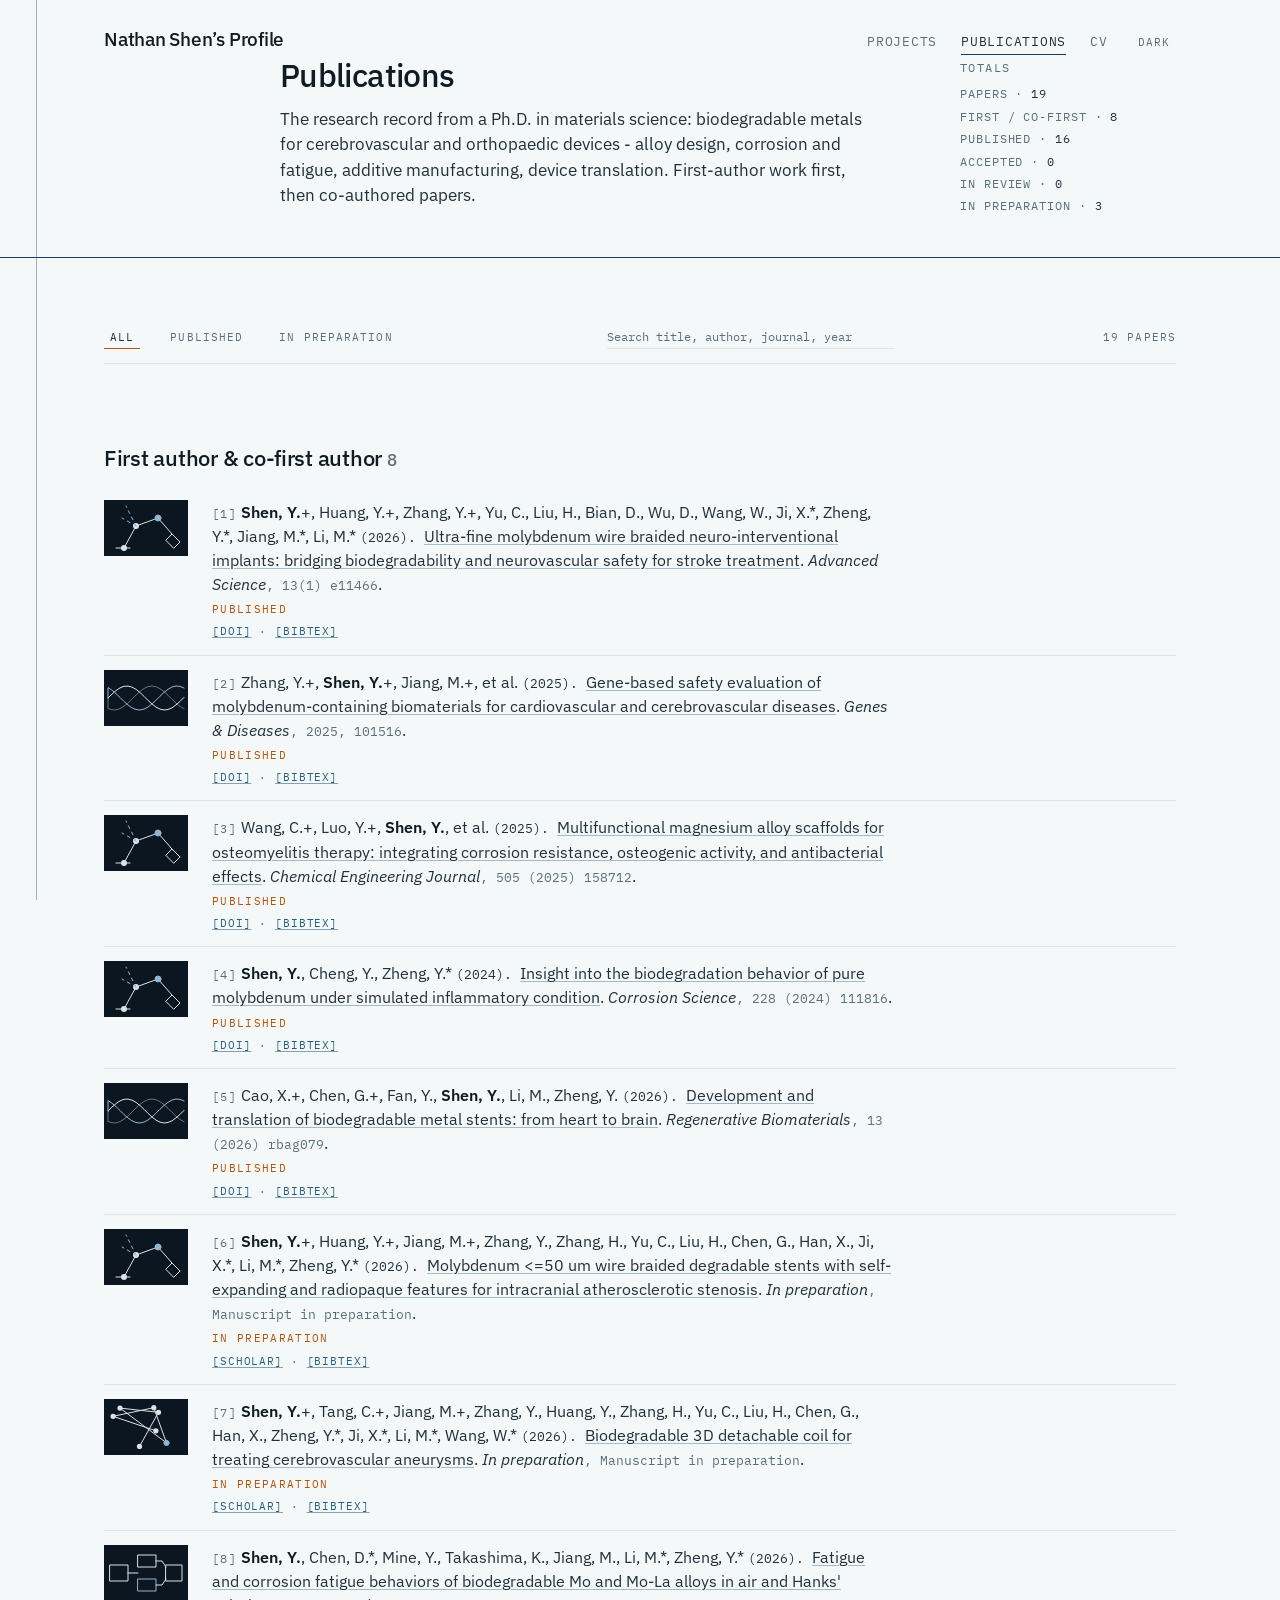
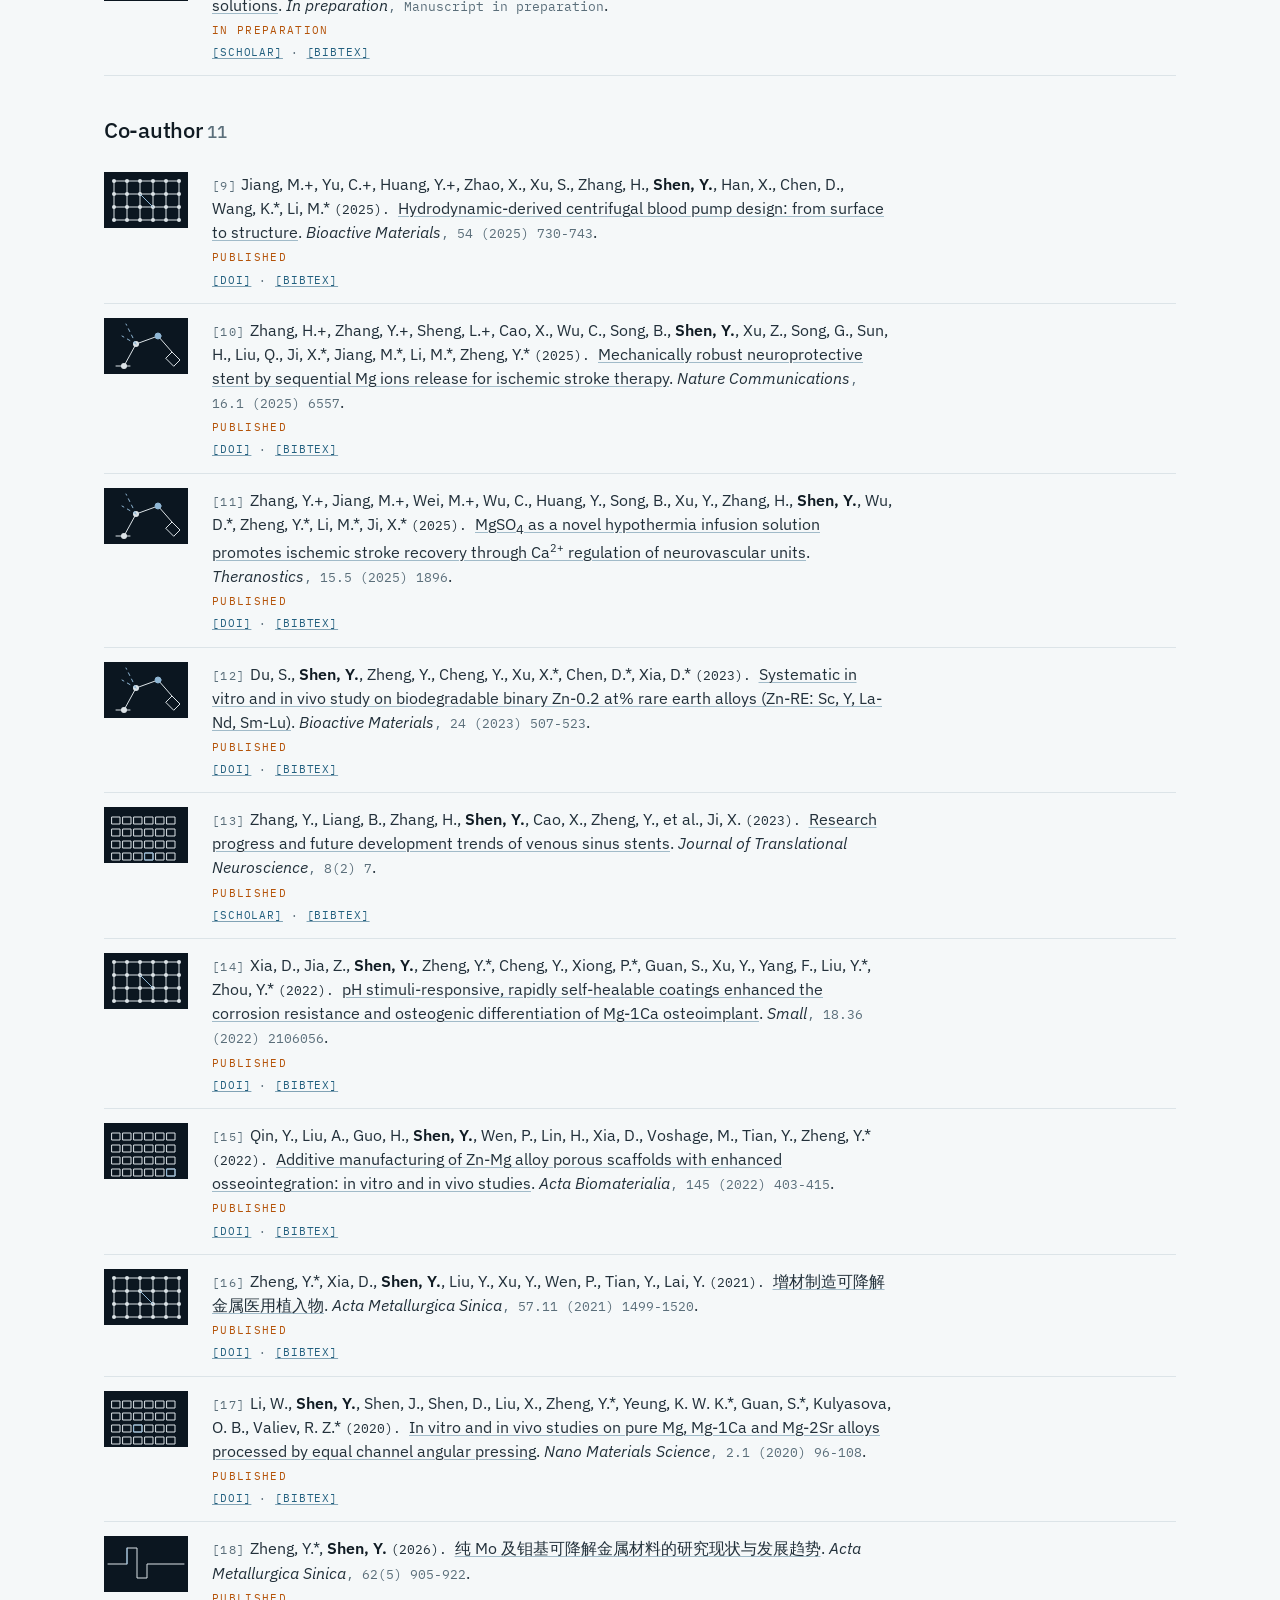
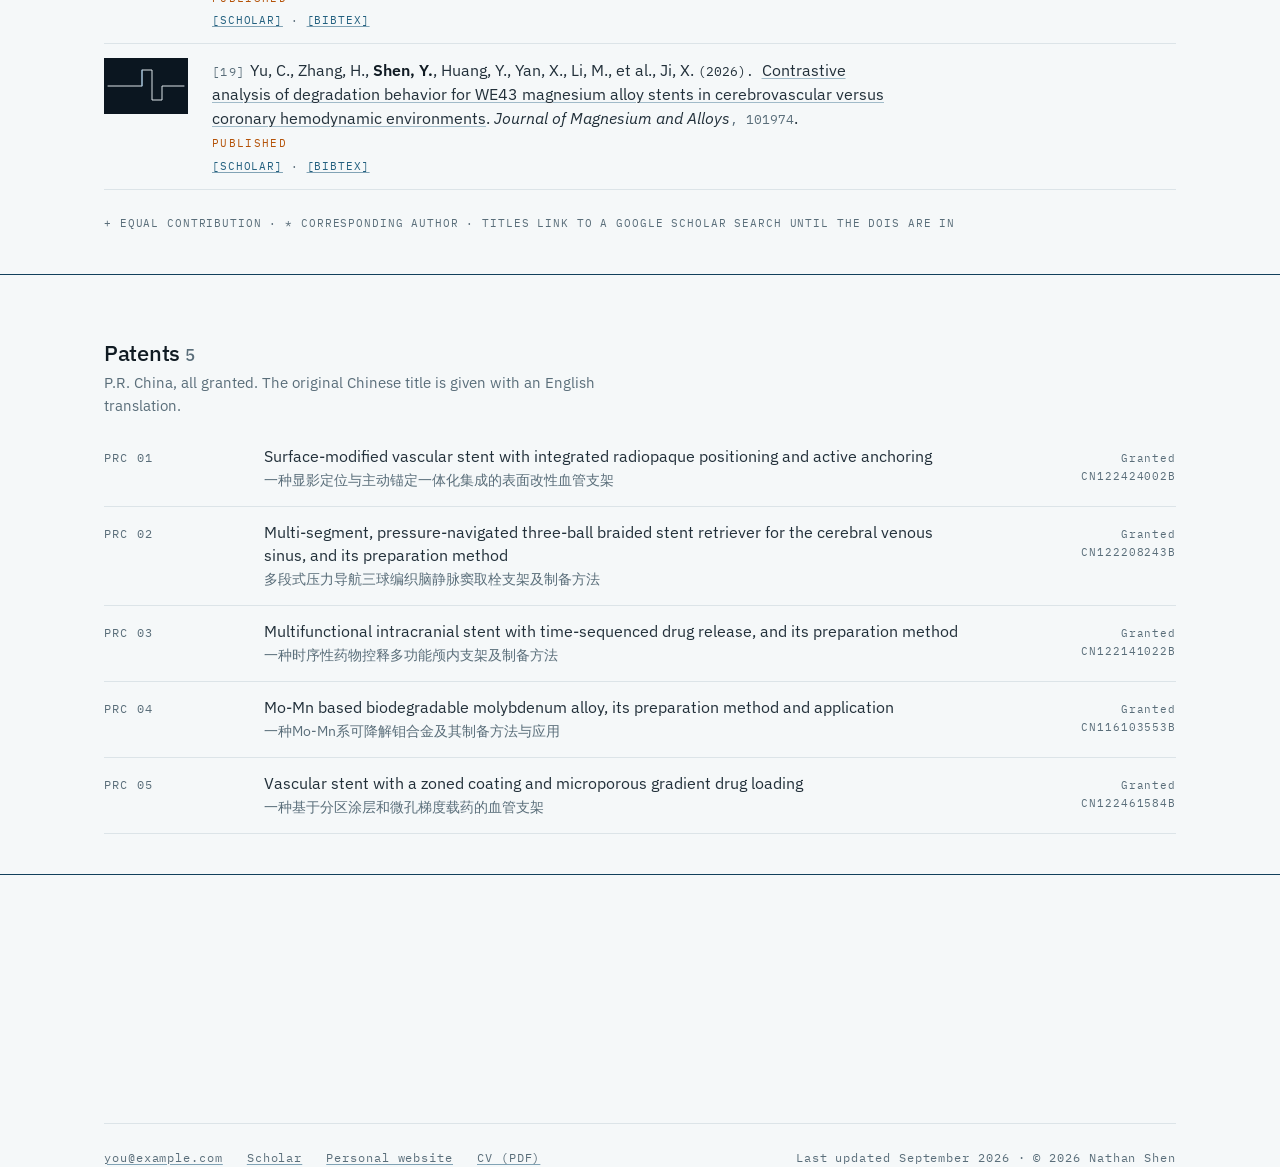
<file: publications.html>
<!doctype html>
<html lang="en" data-theme="light">
<head>
<meta charset="utf-8">
<meta name="viewport" content="width=device-width, initial-scale=1">
<title>Publications - Nathan Shen</title>
<meta name="description" content="19 papers on biodegradable metals, molybdenum alloys and neurovascular devices, with BibTeX.">
<meta name="color-scheme" content="light dark">
<meta name="theme-color" content="#F5F8F9">
<link rel="icon" href="assets/img/favicon.svg" type="image/svg+xml">
<meta property="og:type" content="website">
<meta property="og:title" content="Publications - Nathan Shen">
<meta property="og:description" content="19 papers on biodegradable metals, molybdenum alloys and neurovascular devices, with BibTeX.">
<link rel="stylesheet" href="assets/css/style.css">
<script src="assets/js/boot.js"></script>
</head>
<body>
<a class="skip" href="#content">Skip to content</a>
<div class="spine" aria-hidden="true"></div>

<header class="bay">
  <nav class="nav wide" id="nav" aria-label="Primary">
    <a class="mark" href="index.html">Nathan Shen&rsquo;s Profile</a>
    <a href="projects.html">Projects</a>
    <a href="publications.html" aria-current="page">Publications</a>
    <a href="cv.html">CV</a>
    <span class="tools">
      <button class="fchip" id="themeToggle" type="button" aria-label="Switch theme" aria-pressed="false"><span class="t-light">Dark</span><span class="t-dark">Light</span></button>
    </span>
  </nav>
</header>

<main id="content">
  <section class="bay">
    <div class="main">
      <h1 class="wordmark">Publications</h1>
      <p class="position" style="margin-top:var(--ma-3)">The research record from a Ph.D. in materials science: biodegradable metals for cerebrovascular and orthopaedic devices - alloy design, corrosion and fatigue, additive manufacturing, device translation. First-author work first, then co-authored papers.</p>
    </div>
    <div class="note">
      <p class="lbl" style="margin-bottom:var(--ma-2)">Totals</p>
      <ul class="statuslist">
        <li>Papers &middot; <b>19</b></li>
        <li>First / co-first &middot; <b>8</b></li>
        <li>Published &middot; <b>16</b></li>
        <li>Accepted &middot; <b>0</b></li>
        <li>In review &middot; <b>0</b></li>
        <li>In preparation &middot; <b>3</b></li>
      </ul>
    </div>
    <div class="horizon" aria-hidden="true"></div>
  </section>

  <section class="bay">
    <div class="wide">
      <div class="toolbar">
        <div class="filters" id="pubTypes">
          <button class="fchip" type="button" data-type="all" aria-pressed="true">All</button>
          <button class="fchip" type="button" data-type="published" aria-pressed="false">Published</button>
          <button class="fchip" type="button" data-type="in-preparation" aria-pressed="false">In preparation</button>
        </div>
        <div class="search">
          <input id="pubSearch" type="search" placeholder="Search title, author, journal, year" aria-label="Search publications" autocomplete="off">
        </div>
        <p class="count" id="pubCount">19 papers</p>
      </div>
    </div>
  </section>

  <section class="bay">
    <div class="wide" id="pubList">
      <section data-group>
        <h2 class="lbl" style="margin-top:var(--ma-5)">First author &amp; co-first author <span class="cnt">8</span></h2>
        <article class="pub" id="p1" data-type="published">
          <span class="plate" aria-hidden="true"><svg viewBox="0 0 84 56"><path d="M12 48h14"/><path d="M20 48 32 26 54 18 68 34"/>
            <circle cx="20" cy="48" r="3"/><circle cx="32" cy="26" r="3"/>
            <circle class="em" cx="54" cy="18" r="3"/>
            <path d="M62 40l6-6 8 8-6 6z"/>
            <path d="M32 26 22 6M32 26l-14-8" class="em" stroke-dasharray="3 4"/></svg></span>
          <div>
            <p class="cite-line"><span class="num">[1]</span> <span class="pub__me">Shen, Y.</span>+, Huang, Y.+, Zhang, Y.+, Yu, C., Liu, H., Bian, D., Wu, D., Wang, W., Ji, X.*, Zheng, Y.*, Jiang, M.*, Li, M.* <span class="yr">(2026). </span><a class="ttl" href="https://doi.org/10.1002/advs.202511466" target="_blank" rel="noopener">Ultra-fine molybdenum wire braided neuro-interventional implants: bridging biodegradability and neurovascular safety for stroke treatment</a>. <em class="ven">Advanced Science</em><span class="vol">, 13(1) e11466</span>.</p>
            <p class="desig">Published</p>
            <p class="lnks"><a href="https://doi.org/10.1002/advs.202511466" target="_blank" rel="noopener">[DOI]</a><span class="sep"> &middot; </span><button class="cite js-cite" type="button" data-bib="p1">[BibTeX]</button></p>
          </div>
        </article>
        <article class="pub" id="p2" data-type="published">
          <span class="plate" aria-hidden="true"><svg viewBox="0 0 84 56"><path d="M4 28 L4 28.0 L8 24.1 L12 20.6 L16 17.9 L20 16.3 L24 16.1 L28 17.1 L32 19.3 L36 22.5 L40 26.3 L44 30.3 L48 34.0 L52 37.1 L56 39.1 L60 40.0 L64 39.5 L68 37.8 L72 34.9 L76 31.4 L80 27.4"/><path class="em" d="M4 28 L4 17.6 L8 20.2 L12 23.6 L16 27.5 L20 31.5 L24 35.0 L28 37.8 L32 39.5 L36 40.0 L40 39.1 L44 37.0 L48 33.9 L52 30.2 L56 26.2 L60 22.4 L64 19.3 L68 17.0 L72 16.0 L76 16.4 L80 18.0"/><path d="M4 28 L4 38.5 L8 39.8 L12 39.9 L16 38.6 L20 36.2 L24 32.9 L28 29.0 L32 25.0 L36 21.4 L40 18.5 L44 16.6 L48 16.0 L52 16.7 L56 18.7 L60 21.6 L64 25.3 L68 29.3 L72 33.1 L76 36.4 L80 38.7" stroke-opacity=".45"/></svg></span>
          <div>
            <p class="cite-line"><span class="num">[2]</span> Zhang, Y.+, <span class="pub__me">Shen, Y.</span>+, Jiang, M.+, et al. <span class="yr">(2025). </span><a class="ttl" href="https://doi.org/10.1016/j.gendis.2025.101516" target="_blank" rel="noopener">Gene-based safety evaluation of molybdenum-containing biomaterials for cardiovascular and cerebrovascular diseases</a>. <em class="ven">Genes &amp; Diseases</em><span class="vol">, 2025, 101516</span>.</p>
            <p class="desig">Published</p>
            <p class="lnks"><a href="https://doi.org/10.1016/j.gendis.2025.101516" target="_blank" rel="noopener">[DOI]</a><span class="sep"> &middot; </span><button class="cite js-cite" type="button" data-bib="p2">[BibTeX]</button></p>
          </div>
        </article>
        <article class="pub" id="p3" data-type="published">
          <span class="plate" aria-hidden="true"><svg viewBox="0 0 84 56"><path d="M12 48h14"/><path d="M20 48 32 26 54 18 68 34"/>
            <circle cx="20" cy="48" r="3"/><circle cx="32" cy="26" r="3"/>
            <circle class="em" cx="54" cy="18" r="3"/>
            <path d="M62 40l6-6 8 8-6 6z"/>
            <path d="M32 26 22 6M32 26l-14-8" class="em" stroke-dasharray="3 4"/></svg></span>
          <div>
            <p class="cite-line"><span class="num">[3]</span> Wang, C.+, Luo, Y.+, <span class="pub__me">Shen, Y.</span>, et al. <span class="yr">(2025). </span><a class="ttl" href="https://doi.org/10.1016/j.cej.2024.158712" target="_blank" rel="noopener">Multifunctional magnesium alloy scaffolds for osteomyelitis therapy: integrating corrosion resistance, osteogenic activity, and antibacterial effects</a>. <em class="ven">Chemical Engineering Journal</em><span class="vol">, 505 (2025) 158712</span>.</p>
            <p class="desig">Published</p>
            <p class="lnks"><a href="https://doi.org/10.1016/j.cej.2024.158712" target="_blank" rel="noopener">[DOI]</a><span class="sep"> &middot; </span><button class="cite js-cite" type="button" data-bib="p3">[BibTeX]</button></p>
          </div>
        </article>
        <article class="pub" id="p4" data-type="published">
          <span class="plate" aria-hidden="true"><svg viewBox="0 0 84 56"><path d="M12 48h14"/><path d="M20 48 32 26 54 18 68 34"/>
            <circle cx="20" cy="48" r="3"/><circle cx="32" cy="26" r="3"/>
            <circle class="em" cx="54" cy="18" r="3"/>
            <path d="M62 40l6-6 8 8-6 6z"/>
            <path d="M32 26 22 6M32 26l-14-8" class="em" stroke-dasharray="3 4"/></svg></span>
          <div>
            <p class="cite-line"><span class="num">[4]</span> <span class="pub__me">Shen, Y.</span>, Cheng, Y., Zheng, Y.* <span class="yr">(2024). </span><a class="ttl" href="https://doi.org/10.1016/j.corsci.2023.111816" target="_blank" rel="noopener">Insight into the biodegradation behavior of pure molybdenum under simulated inflammatory condition</a>. <em class="ven">Corrosion Science</em><span class="vol">, 228 (2024) 111816</span>.</p>
            <p class="desig">Published</p>
            <p class="lnks"><a href="https://doi.org/10.1016/j.corsci.2023.111816" target="_blank" rel="noopener">[DOI]</a><span class="sep"> &middot; </span><button class="cite js-cite" type="button" data-bib="p4">[BibTeX]</button></p>
          </div>
        </article>
        <article class="pub" id="p5" data-type="published">
          <span class="plate" aria-hidden="true"><svg viewBox="0 0 84 56"><path d="M4 28 L4 28.0 L8 24.1 L12 20.6 L16 17.9 L20 16.3 L24 16.1 L28 17.1 L32 19.3 L36 22.5 L40 26.3 L44 30.3 L48 34.0 L52 37.1 L56 39.1 L60 40.0 L64 39.5 L68 37.8 L72 34.9 L76 31.4 L80 27.4"/><path class="em" d="M4 28 L4 17.6 L8 20.2 L12 23.6 L16 27.5 L20 31.5 L24 35.0 L28 37.8 L32 39.5 L36 40.0 L40 39.1 L44 37.0 L48 33.9 L52 30.2 L56 26.2 L60 22.4 L64 19.3 L68 17.0 L72 16.0 L76 16.4 L80 18.0"/><path d="M4 28 L4 38.5 L8 39.8 L12 39.9 L16 38.6 L20 36.2 L24 32.9 L28 29.0 L32 25.0 L36 21.4 L40 18.5 L44 16.6 L48 16.0 L52 16.7 L56 18.7 L60 21.6 L64 25.3 L68 29.3 L72 33.1 L76 36.4 L80 38.7" stroke-opacity=".45"/></svg></span>
          <div>
            <p class="cite-line"><span class="num">[5]</span> Cao, X.+, Chen, G.+, Fan, Y., <span class="pub__me">Shen, Y.</span>, Li, M., Zheng, Y. <span class="yr">(2026). </span><a class="ttl" href="https://doi.org/10.1093/rb/rbag079" target="_blank" rel="noopener">Development and translation of biodegradable metal stents: from heart to brain</a>. <em class="ven">Regenerative Biomaterials</em><span class="vol">, 13 (2026) rbag079</span>.</p>
            <p class="desig">Published</p>
            <p class="lnks"><a href="https://doi.org/10.1093/rb/rbag079" target="_blank" rel="noopener">[DOI]</a><span class="sep"> &middot; </span><button class="cite js-cite" type="button" data-bib="p5">[BibTeX]</button></p>
          </div>
        </article>
        <article class="pub" id="p6" data-type="in-preparation">
          <span class="plate" aria-hidden="true"><svg viewBox="0 0 84 56"><path d="M12 48h14"/><path d="M20 48 32 26 54 18 68 34"/>
            <circle cx="20" cy="48" r="3"/><circle cx="32" cy="26" r="3"/>
            <circle class="em" cx="54" cy="18" r="3"/>
            <path d="M62 40l6-6 8 8-6 6z"/>
            <path d="M32 26 22 6M32 26l-14-8" class="em" stroke-dasharray="3 4"/></svg></span>
          <div>
            <p class="cite-line"><span class="num">[6]</span> <span class="pub__me">Shen, Y.</span>+, Huang, Y.+, Jiang, M.+, Zhang, Y., Zhang, H., Yu, C., Liu, H., Chen, G., Han, X., Ji, X.*, Li, M.*, Zheng, Y.* <span class="yr">(2026). </span><a class="ttl" href="https://scholar.google.com/scholar?q=Molybdenum%20%3C%3D50%20um%20wire%20braided%20degradable%20stents%20with%20self-expanding%20and%20radiopaque%20features%20for%20intracranial%20atherosclerotic%20stenosis" target="_blank" rel="noopener">Molybdenum &lt;=50 um wire braided degradable stents with self-expanding and radiopaque features for intracranial atherosclerotic stenosis</a>. <em class="ven">In preparation</em><span class="vol">, Manuscript in preparation</span>.</p>
            <p class="desig">In preparation</p>
            <p class="lnks"><a href="https://scholar.google.com/scholar?q=Molybdenum%20%3C%3D50%20um%20wire%20braided%20degradable%20stents%20with%20self-expanding%20and%20radiopaque%20features%20for%20intracranial%20atherosclerotic%20stenosis" target="_blank" rel="noopener">[Scholar]</a><span class="sep"> &middot; </span><button class="cite js-cite" type="button" data-bib="p6">[BibTeX]</button></p>
          </div>
        </article>
        <article class="pub" id="p7" data-type="in-preparation">
          <span class="plate" aria-hidden="true"><svg viewBox="0 0 84 56"><path d="M51.9 31.8L9.1 17.3"/><path d="M9.1 17.3L49.8 8.7"/><path d="M49.8 8.7L62.5 43.9"/><path d="M62.5 43.9L16.0 9.1"/><path d="M16.0 9.1L54.5 13.3"/><path d="M54.5 13.3L35.5 47.4"/><circle cx="51.9" cy="31.8" r="2.6"/><circle cx="9.1" cy="17.3" r="2.6"/><circle cx="49.8" cy="8.7" r="2.6"/><circle class="em" cx="62.5" cy="43.9" r="2.6"/><circle cx="16.0" cy="9.1" r="2.6"/><circle cx="54.5" cy="13.3" r="2.6"/><circle cx="35.5" cy="47.4" r="2.6"/></svg></span>
          <div>
            <p class="cite-line"><span class="num">[7]</span> <span class="pub__me">Shen, Y.</span>+, Tang, C.+, Jiang, M.+, Zhang, Y., Huang, Y., Zhang, H., Yu, C., Liu, H., Chen, G., Han, X., Zheng, Y.*, Ji, X.*, Li, M.*, Wang, W.* <span class="yr">(2026). </span><a class="ttl" href="https://scholar.google.com/scholar?q=Biodegradable%203D%20detachable%20coil%20for%20treating%20cerebrovascular%20aneurysms" target="_blank" rel="noopener">Biodegradable 3D detachable coil for treating cerebrovascular aneurysms</a>. <em class="ven">In preparation</em><span class="vol">, Manuscript in preparation</span>.</p>
            <p class="desig">In preparation</p>
            <p class="lnks"><a href="https://scholar.google.com/scholar?q=Biodegradable%203D%20detachable%20coil%20for%20treating%20cerebrovascular%20aneurysms" target="_blank" rel="noopener">[Scholar]</a><span class="sep"> &middot; </span><button class="cite js-cite" type="button" data-bib="p7">[BibTeX]</button></p>
          </div>
        </article>
        <article class="pub" id="p8" data-type="in-preparation">
          <span class="plate" aria-hidden="true"><svg viewBox="0 0 84 56"><rect x="6" y="20" width="18" height="16"/>
            <rect x="34" y="10" width="18" height="12"/>
            <rect class="em" x="34" y="34" width="18" height="12"/>
            <rect x="62" y="20" width="16" height="16"/>
            <path d="M24 28h10M52 16h6l4 6M52 40h6l4-6"/></svg></span>
          <div>
            <p class="cite-line"><span class="num">[8]</span> <span class="pub__me">Shen, Y.</span>, Chen, D.*, Mine, Y., Takashima, K., Jiang, M., Li, M.*, Zheng, Y.* <span class="yr">(2026). </span><a class="ttl" href="https://scholar.google.com/scholar?q=Fatigue%20and%20corrosion%20fatigue%20behaviors%20of%20biodegradable%20Mo%20and%20Mo-La%20alloys%20in%20air%20and%20Hanks'%20solutions" target="_blank" rel="noopener">Fatigue and corrosion fatigue behaviors of biodegradable Mo and Mo-La alloys in air and Hanks' solutions</a>. <em class="ven">In preparation</em><span class="vol">, Manuscript in preparation</span>.</p>
            <p class="desig">In preparation</p>
            <p class="lnks"><a href="https://scholar.google.com/scholar?q=Fatigue%20and%20corrosion%20fatigue%20behaviors%20of%20biodegradable%20Mo%20and%20Mo-La%20alloys%20in%20air%20and%20Hanks'%20solutions" target="_blank" rel="noopener">[Scholar]</a><span class="sep"> &middot; </span><button class="cite js-cite" type="button" data-bib="p8">[BibTeX]</button></p>
          </div>
        </article>
      </section>
      <section data-group>
        <h2 class="lbl" style="margin-top:var(--ma-5)">Co-author <span class="cnt">11</span></h2>
        <article class="pub" id="p9" data-type="published">
          <span class="plate" aria-hidden="true"><svg viewBox="0 0 84 56"><circle cx="10" cy="9" r="2"/><path d="M10 9h13"/><path d="M10 9v13"/><circle cx="23" cy="9" r="2"/><path d="M23 9h13"/><path d="M23 9v13"/><circle cx="36" cy="9" r="2"/><path d="M36 9h13"/><path d="M36 9v13"/><circle cx="49" cy="9" r="2"/><path d="M49 9h13"/><path d="M49 9v13"/><circle cx="62" cy="9" r="2"/><path d="M62 9h13"/><path d="M62 9v13"/><circle cx="75" cy="9" r="2"/><path d="M75 9v13"/><circle cx="10" cy="22" r="2"/><path d="M10 22h13"/><path d="M10 22v13"/><circle cx="23" cy="22" r="2"/><path d="M23 22h13"/><path d="M23 22v13"/><circle cx="36" cy="22" r="2"/><path d="M36 22h13"/><path d="M36 22v13"/><circle cx="49" cy="22" r="2"/><path d="M49 22h13"/><path d="M49 22v13"/><circle cx="62" cy="22" r="2"/><path d="M62 22h13"/><path d="M62 22v13"/><circle cx="75" cy="22" r="2"/><path d="M75 22v13"/><circle cx="10" cy="35" r="2"/><path d="M10 35h13"/><path d="M10 35v13"/><circle cx="23" cy="35" r="2"/><path d="M23 35h13"/><path d="M23 35v13"/><circle cx="36" cy="35" r="2"/><path d="M36 35h13"/><path d="M36 35v13"/><circle cx="49" cy="35" r="2"/><path d="M49 35h13"/><path d="M49 35v13"/><circle cx="62" cy="35" r="2"/><path d="M62 35h13"/><path d="M62 35v13"/><circle cx="75" cy="35" r="2"/><path d="M75 35v13"/><circle cx="10" cy="48" r="2"/><path d="M10 48h13"/><circle cx="23" cy="48" r="2"/><path d="M23 48h13"/><circle cx="36" cy="48" r="2"/><path d="M36 48h13"/><circle cx="49" cy="48" r="2"/><path d="M49 48h13"/><circle cx="62" cy="48" r="2"/><path d="M62 48h13"/><circle cx="75" cy="48" r="2"/><path class="em" d="M36 22l13 13"/></svg></span>
          <div>
            <p class="cite-line"><span class="num">[9]</span> Jiang, M.+, Yu, C.+, Huang, Y.+, Zhao, X., Xu, S., Zhang, H., <span class="pub__me">Shen, Y.</span>, Han, X., Chen, D., Wang, K.*, Li, M.* <span class="yr">(2025). </span><a class="ttl" href="https://doi.org/10.1016/j.bioactmat.2025.09.009" target="_blank" rel="noopener">Hydrodynamic-derived centrifugal blood pump design: from surface to structure</a>. <em class="ven">Bioactive Materials</em><span class="vol">, 54 (2025) 730-743</span>.</p>
            <p class="desig">Published</p>
            <p class="lnks"><a href="https://doi.org/10.1016/j.bioactmat.2025.09.009" target="_blank" rel="noopener">[DOI]</a><span class="sep"> &middot; </span><button class="cite js-cite" type="button" data-bib="p9">[BibTeX]</button></p>
          </div>
        </article>
        <article class="pub" id="p10" data-type="published">
          <span class="plate" aria-hidden="true"><svg viewBox="0 0 84 56"><path d="M12 48h14"/><path d="M20 48 32 26 54 18 68 34"/>
            <circle cx="20" cy="48" r="3"/><circle cx="32" cy="26" r="3"/>
            <circle class="em" cx="54" cy="18" r="3"/>
            <path d="M62 40l6-6 8 8-6 6z"/>
            <path d="M32 26 22 6M32 26l-14-8" class="em" stroke-dasharray="3 4"/></svg></span>
          <div>
            <p class="cite-line"><span class="num">[10]</span> Zhang, H.+, Zhang, Y.+, Sheng, L.+, Cao, X., Wu, C., Song, B., <span class="pub__me">Shen, Y.</span>, Xu, Z., Song, G., Sun, H., Liu, Q., Ji, X.*, Jiang, M.*, Li, M.*, Zheng, Y.* <span class="yr">(2025). </span><a class="ttl" href="https://doi.org/10.1038/s41467-025-61199-x" target="_blank" rel="noopener">Mechanically robust neuroprotective stent by sequential Mg ions release for ischemic stroke therapy</a>. <em class="ven">Nature Communications</em><span class="vol">, 16.1 (2025) 6557</span>.</p>
            <p class="desig">Published</p>
            <p class="lnks"><a href="https://doi.org/10.1038/s41467-025-61199-x" target="_blank" rel="noopener">[DOI]</a><span class="sep"> &middot; </span><button class="cite js-cite" type="button" data-bib="p10">[BibTeX]</button></p>
          </div>
        </article>
        <article class="pub" id="p11" data-type="published">
          <span class="plate" aria-hidden="true"><svg viewBox="0 0 84 56"><path d="M12 48h14"/><path d="M20 48 32 26 54 18 68 34"/>
            <circle cx="20" cy="48" r="3"/><circle cx="32" cy="26" r="3"/>
            <circle class="em" cx="54" cy="18" r="3"/>
            <path d="M62 40l6-6 8 8-6 6z"/>
            <path d="M32 26 22 6M32 26l-14-8" class="em" stroke-dasharray="3 4"/></svg></span>
          <div>
            <p class="cite-line"><span class="num">[11]</span> Zhang, Y.+, Jiang, M.+, Wei, M.+, Wu, C., Huang, Y., Song, B., Xu, Y., Zhang, H., <span class="pub__me">Shen, Y.</span>, Wu, D.*, Zheng, Y.*, Li, M.*, Ji, X.* <span class="yr">(2025). </span><a class="ttl" href="https://doi.org/10.7150/thno.104879" target="_blank" rel="noopener">MgSO<sub>4</sub> as a novel hypothermia infusion solution promotes ischemic stroke recovery through Ca<sup>2+</sup> regulation of neurovascular units</a>. <em class="ven">Theranostics</em><span class="vol">, 15.5 (2025) 1896</span>.</p>
            <p class="desig">Published</p>
            <p class="lnks"><a href="https://doi.org/10.7150/thno.104879" target="_blank" rel="noopener">[DOI]</a><span class="sep"> &middot; </span><button class="cite js-cite" type="button" data-bib="p11">[BibTeX]</button></p>
          </div>
        </article>
        <article class="pub" id="p12" data-type="published">
          <span class="plate" aria-hidden="true"><svg viewBox="0 0 84 56"><path d="M12 48h14"/><path d="M20 48 32 26 54 18 68 34"/>
            <circle cx="20" cy="48" r="3"/><circle cx="32" cy="26" r="3"/>
            <circle class="em" cx="54" cy="18" r="3"/>
            <path d="M62 40l6-6 8 8-6 6z"/>
            <path d="M32 26 22 6M32 26l-14-8" class="em" stroke-dasharray="3 4"/></svg></span>
          <div>
            <p class="cite-line"><span class="num">[12]</span> Du, S., <span class="pub__me">Shen, Y.</span>, Zheng, Y., Cheng, Y., Xu, X.*, Chen, D.*, Xia, D.* <span class="yr">(2023). </span><a class="ttl" href="https://doi.org/10.1016/j.bioactmat.2023.01.004" target="_blank" rel="noopener">Systematic in vitro and in vivo study on biodegradable binary Zn-0.2 at% rare earth alloys (Zn-RE: Sc, Y, La-Nd, Sm-Lu)</a>. <em class="ven">Bioactive Materials</em><span class="vol">, 24 (2023) 507-523</span>.</p>
            <p class="desig">Published</p>
            <p class="lnks"><a href="https://doi.org/10.1016/j.bioactmat.2023.01.004" target="_blank" rel="noopener">[DOI]</a><span class="sep"> &middot; </span><button class="cite js-cite" type="button" data-bib="p12">[BibTeX]</button></p>
          </div>
        </article>
        <article class="pub" id="p21" data-type="published">
          <span class="plate" aria-hidden="true"><svg viewBox="0 0 84 56"><rect x="8" y="10" width="8" height="7"/><rect x="19" y="10" width="8" height="7"/><rect x="30" y="10" width="8" height="7"/><rect x="41" y="10" width="8" height="7"/><rect x="52" y="10" width="8" height="7"/><rect x="63" y="10" width="8" height="7"/><rect x="8" y="22" width="8" height="7"/><rect x="19" y="22" width="8" height="7"/><rect x="30" y="22" width="8" height="7"/><rect x="41" y="22" width="8" height="7"/><rect x="52" y="22" width="8" height="7"/><rect x="63" y="22" width="8" height="7"/><rect x="8" y="34" width="8" height="7"/><rect x="19" y="34" width="8" height="7"/><rect x="30" y="34" width="8" height="7"/><rect x="41" y="34" width="8" height="7"/><rect x="52" y="34" width="8" height="7"/><rect x="63" y="34" width="8" height="7"/><rect x="8" y="46" width="8" height="7"/><rect x="19" y="46" width="8" height="7"/><rect x="30" y="46" width="8" height="7"/><rect x="41" y="46" width="8" height="7"/><rect x="52" y="46" width="8" height="7"/><rect x="63" y="46" width="8" height="7"/><rect class="em" x="41" y="46" width="8" height="7"/></svg></span>
          <div>
            <p class="cite-line"><span class="num">[13]</span> Zhang, Y., Liang, B., Zhang, H., <span class="pub__me">Shen, Y.</span>, Cao, X., Zheng, Y., et al., Ji, X. <span class="yr">(2023). </span><a class="ttl" href="https://scholar.google.com/scholar?q=Research%20progress%20and%20future%20development%20trends%20of%20venous%20sinus%20stents" target="_blank" rel="noopener">Research progress and future development trends of venous sinus stents</a>. <em class="ven">Journal of Translational Neuroscience</em><span class="vol">, 8(2) 7</span>.</p>
            <p class="desig">Published</p>
            <p class="lnks"><a href="https://scholar.google.com/scholar?q=Research%20progress%20and%20future%20development%20trends%20of%20venous%20sinus%20stents" target="_blank" rel="noopener">[Scholar]</a><span class="sep"> &middot; </span><button class="cite js-cite" type="button" data-bib="p21">[BibTeX]</button></p>
          </div>
        </article>
        <article class="pub" id="p13" data-type="published">
          <span class="plate" aria-hidden="true"><svg viewBox="0 0 84 56"><circle cx="10" cy="9" r="2"/><path d="M10 9h13"/><path d="M10 9v13"/><circle cx="23" cy="9" r="2"/><path d="M23 9h13"/><path d="M23 9v13"/><circle cx="36" cy="9" r="2"/><path d="M36 9h13"/><path d="M36 9v13"/><circle cx="49" cy="9" r="2"/><path d="M49 9h13"/><path d="M49 9v13"/><circle cx="62" cy="9" r="2"/><path d="M62 9h13"/><path d="M62 9v13"/><circle cx="75" cy="9" r="2"/><path d="M75 9v13"/><circle cx="10" cy="22" r="2"/><path d="M10 22h13"/><path d="M10 22v13"/><circle cx="23" cy="22" r="2"/><path d="M23 22h13"/><path d="M23 22v13"/><circle cx="36" cy="22" r="2"/><path d="M36 22h13"/><path d="M36 22v13"/><circle cx="49" cy="22" r="2"/><path d="M49 22h13"/><path d="M49 22v13"/><circle cx="62" cy="22" r="2"/><path d="M62 22h13"/><path d="M62 22v13"/><circle cx="75" cy="22" r="2"/><path d="M75 22v13"/><circle cx="10" cy="35" r="2"/><path d="M10 35h13"/><path d="M10 35v13"/><circle cx="23" cy="35" r="2"/><path d="M23 35h13"/><path d="M23 35v13"/><circle cx="36" cy="35" r="2"/><path d="M36 35h13"/><path d="M36 35v13"/><circle cx="49" cy="35" r="2"/><path d="M49 35h13"/><path d="M49 35v13"/><circle cx="62" cy="35" r="2"/><path d="M62 35h13"/><path d="M62 35v13"/><circle cx="75" cy="35" r="2"/><path d="M75 35v13"/><circle cx="10" cy="48" r="2"/><path d="M10 48h13"/><circle cx="23" cy="48" r="2"/><path d="M23 48h13"/><circle cx="36" cy="48" r="2"/><path d="M36 48h13"/><circle cx="49" cy="48" r="2"/><path d="M49 48h13"/><circle cx="62" cy="48" r="2"/><path d="M62 48h13"/><circle cx="75" cy="48" r="2"/><path class="em" d="M36 22l13 13"/></svg></span>
          <div>
            <p class="cite-line"><span class="num">[14]</span> Xia, D., Jia, Z., <span class="pub__me">Shen, Y.</span>, Zheng, Y.*, Cheng, Y., Xiong, P.*, Guan, S., Xu, Y., Yang, F., Liu, Y.*, Zhou, Y.* <span class="yr">(2022). </span><a class="ttl" href="https://doi.org/10.1002/smll.202106056" target="_blank" rel="noopener">pH stimuli-responsive, rapidly self-healable coatings enhanced the corrosion resistance and osteogenic differentiation of Mg-1Ca osteoimplant</a>. <em class="ven">Small</em><span class="vol">, 18.36 (2022) 2106056</span>.</p>
            <p class="desig">Published</p>
            <p class="lnks"><a href="https://doi.org/10.1002/smll.202106056" target="_blank" rel="noopener">[DOI]</a><span class="sep"> &middot; </span><button class="cite js-cite" type="button" data-bib="p13">[BibTeX]</button></p>
          </div>
        </article>
        <article class="pub" id="p14" data-type="published">
          <span class="plate" aria-hidden="true"><svg viewBox="0 0 84 56"><rect x="8" y="10" width="8" height="7"/><rect x="19" y="10" width="8" height="7"/><rect x="30" y="10" width="8" height="7"/><rect x="41" y="10" width="8" height="7"/><rect x="52" y="10" width="8" height="7"/><rect x="63" y="10" width="8" height="7"/><rect x="8" y="22" width="8" height="7"/><rect x="19" y="22" width="8" height="7"/><rect x="30" y="22" width="8" height="7"/><rect x="41" y="22" width="8" height="7"/><rect x="52" y="22" width="8" height="7"/><rect x="63" y="22" width="8" height="7"/><rect x="8" y="34" width="8" height="7"/><rect x="19" y="34" width="8" height="7"/><rect x="30" y="34" width="8" height="7"/><rect x="41" y="34" width="8" height="7"/><rect x="52" y="34" width="8" height="7"/><rect x="63" y="34" width="8" height="7"/><rect x="8" y="46" width="8" height="7"/><rect x="19" y="46" width="8" height="7"/><rect x="30" y="46" width="8" height="7"/><rect x="41" y="46" width="8" height="7"/><rect x="52" y="46" width="8" height="7"/><rect x="63" y="46" width="8" height="7"/><rect class="em" x="63" y="46" width="8" height="7"/></svg></span>
          <div>
            <p class="cite-line"><span class="num">[15]</span> Qin, Y., Liu, A., Guo, H., <span class="pub__me">Shen, Y.</span>, Wen, P., Lin, H., Xia, D., Voshage, M., Tian, Y., Zheng, Y.* <span class="yr">(2022). </span><a class="ttl" href="https://doi.org/10.1016/j.actbio.2022.03.055" target="_blank" rel="noopener">Additive manufacturing of Zn-Mg alloy porous scaffolds with enhanced osseointegration: in vitro and in vivo studies</a>. <em class="ven">Acta Biomaterialia</em><span class="vol">, 145 (2022) 403-415</span>.</p>
            <p class="desig">Published</p>
            <p class="lnks"><a href="https://doi.org/10.1016/j.actbio.2022.03.055" target="_blank" rel="noopener">[DOI]</a><span class="sep"> &middot; </span><button class="cite js-cite" type="button" data-bib="p14">[BibTeX]</button></p>
          </div>
        </article>
        <article class="pub" id="p15" data-type="published">
          <span class="plate" aria-hidden="true"><svg viewBox="0 0 84 56"><circle cx="10" cy="9" r="2"/><path d="M10 9h13"/><path d="M10 9v13"/><circle cx="23" cy="9" r="2"/><path d="M23 9h13"/><path d="M23 9v13"/><circle cx="36" cy="9" r="2"/><path d="M36 9h13"/><path d="M36 9v13"/><circle cx="49" cy="9" r="2"/><path d="M49 9h13"/><path d="M49 9v13"/><circle cx="62" cy="9" r="2"/><path d="M62 9h13"/><path d="M62 9v13"/><circle cx="75" cy="9" r="2"/><path d="M75 9v13"/><circle cx="10" cy="22" r="2"/><path d="M10 22h13"/><path d="M10 22v13"/><circle cx="23" cy="22" r="2"/><path d="M23 22h13"/><path d="M23 22v13"/><circle cx="36" cy="22" r="2"/><path d="M36 22h13"/><path d="M36 22v13"/><circle cx="49" cy="22" r="2"/><path d="M49 22h13"/><path d="M49 22v13"/><circle cx="62" cy="22" r="2"/><path d="M62 22h13"/><path d="M62 22v13"/><circle cx="75" cy="22" r="2"/><path d="M75 22v13"/><circle cx="10" cy="35" r="2"/><path d="M10 35h13"/><path d="M10 35v13"/><circle cx="23" cy="35" r="2"/><path d="M23 35h13"/><path d="M23 35v13"/><circle cx="36" cy="35" r="2"/><path d="M36 35h13"/><path d="M36 35v13"/><circle cx="49" cy="35" r="2"/><path d="M49 35h13"/><path d="M49 35v13"/><circle cx="62" cy="35" r="2"/><path d="M62 35h13"/><path d="M62 35v13"/><circle cx="75" cy="35" r="2"/><path d="M75 35v13"/><circle cx="10" cy="48" r="2"/><path d="M10 48h13"/><circle cx="23" cy="48" r="2"/><path d="M23 48h13"/><circle cx="36" cy="48" r="2"/><path d="M36 48h13"/><circle cx="49" cy="48" r="2"/><path d="M49 48h13"/><circle cx="62" cy="48" r="2"/><path d="M62 48h13"/><circle cx="75" cy="48" r="2"/><path class="em" d="M36 22l13 13"/></svg></span>
          <div>
            <p class="cite-line"><span class="num">[16]</span> Zheng, Y.*, Xia, D., <span class="pub__me">Shen, Y.</span>, Liu, Y., Xu, Y., Wen, P., Tian, Y., Lai, Y. <span class="yr">(2021). </span><a class="ttl" href="https://doi.org/10.11900/0412.1961.2021.00294" target="_blank" rel="noopener">增材制造可降解金属医用植入物</a>. <em class="ven">Acta Metallurgica Sinica</em><span class="vol">, 57.11 (2021) 1499-1520</span>.</p>
            <p class="desig">Published</p>
            <p class="lnks"><a href="https://doi.org/10.11900/0412.1961.2021.00294" target="_blank" rel="noopener">[DOI]</a><span class="sep"> &middot; </span><button class="cite js-cite" type="button" data-bib="p15">[BibTeX]</button></p>
          </div>
        </article>
        <article class="pub" id="p16" data-type="published">
          <span class="plate" aria-hidden="true"><svg viewBox="0 0 84 56"><rect x="8" y="10" width="8" height="7"/><rect x="19" y="10" width="8" height="7"/><rect x="30" y="10" width="8" height="7"/><rect x="41" y="10" width="8" height="7"/><rect x="52" y="10" width="8" height="7"/><rect x="63" y="10" width="8" height="7"/><rect x="8" y="22" width="8" height="7"/><rect x="19" y="22" width="8" height="7"/><rect x="30" y="22" width="8" height="7"/><rect x="41" y="22" width="8" height="7"/><rect x="52" y="22" width="8" height="7"/><rect x="63" y="22" width="8" height="7"/><rect x="8" y="34" width="8" height="7"/><rect x="19" y="34" width="8" height="7"/><rect x="30" y="34" width="8" height="7"/><rect x="41" y="34" width="8" height="7"/><rect x="52" y="34" width="8" height="7"/><rect x="63" y="34" width="8" height="7"/><rect x="8" y="46" width="8" height="7"/><rect x="19" y="46" width="8" height="7"/><rect x="30" y="46" width="8" height="7"/><rect x="41" y="46" width="8" height="7"/><rect x="52" y="46" width="8" height="7"/><rect x="63" y="46" width="8" height="7"/><rect class="em" x="30" y="34" width="8" height="7"/></svg></span>
          <div>
            <p class="cite-line"><span class="num">[17]</span> Li, W., <span class="pub__me">Shen, Y.</span>, Shen, J., Shen, D., Liu, X., Zheng, Y.*, Yeung, K. W. K.*, Guan, S.*, Kulyasova, O. B., Valiev, R. Z.* <span class="yr">(2020). </span><a class="ttl" href="https://doi.org/10.1016/j.nanoms.2020.03.004" target="_blank" rel="noopener">In vitro and in vivo studies on pure Mg, Mg-1Ca and Mg-2Sr alloys processed by equal channel angular pressing</a>. <em class="ven">Nano Materials Science</em><span class="vol">, 2.1 (2020) 96-108</span>.</p>
            <p class="desig">Published</p>
            <p class="lnks"><a href="https://doi.org/10.1016/j.nanoms.2020.03.004" target="_blank" rel="noopener">[DOI]</a><span class="sep"> &middot; </span><button class="cite js-cite" type="button" data-bib="p16">[BibTeX]</button></p>
          </div>
        </article>
        <article class="pub" id="p17" data-type="published">
          <span class="plate" aria-hidden="true"><svg viewBox="0 0 84 56"><path d="M4 28 H23 V12 H33 V42 H43 V28 H80"/><path class="em" d="M23 28 V12"/></svg></span>
          <div>
            <p class="cite-line"><span class="num">[18]</span> Zheng, Y.*, <span class="pub__me">Shen, Y.</span> <span class="yr">(2026). </span><a class="ttl" href="https://scholar.google.com/scholar?q=%E7%BA%AF%20Mo%20%E5%8F%8A%E9%92%BC%E5%9F%BA%E5%8F%AF%E9%99%8D%E8%A7%A3%E9%87%91%E5%B1%9E%E6%9D%90%E6%96%99%E7%9A%84%E7%A0%94%E7%A9%B6%E7%8E%B0%E7%8A%B6%E4%B8%8E%E5%8F%91%E5%B1%95%E8%B6%8B%E5%8A%BF" target="_blank" rel="noopener">纯 Mo 及钼基可降解金属材料的研究现状与发展趋势</a>. <em class="ven">Acta Metallurgica Sinica</em><span class="vol">, 62(5) 905-922</span>.</p>
            <p class="desig">Published</p>
            <p class="lnks"><a href="https://scholar.google.com/scholar?q=%E7%BA%AF%20Mo%20%E5%8F%8A%E9%92%BC%E5%9F%BA%E5%8F%AF%E9%99%8D%E8%A7%A3%E9%87%91%E5%B1%9E%E6%9D%90%E6%96%99%E7%9A%84%E7%A0%94%E7%A9%B6%E7%8E%B0%E7%8A%B6%E4%B8%8E%E5%8F%91%E5%B1%95%E8%B6%8B%E5%8A%BF" target="_blank" rel="noopener">[Scholar]</a><span class="sep"> &middot; </span><button class="cite js-cite" type="button" data-bib="p17">[BibTeX]</button></p>
          </div>
        </article>
        <article class="pub" id="p18" data-type="published">
          <span class="plate" aria-hidden="true"><svg viewBox="0 0 84 56"><path d="M4 28 H38 V12 H48 V42 H58 V28 H80"/><path class="em" d="M38 28 V12"/></svg></span>
          <div>
            <p class="cite-line"><span class="num">[19]</span> Yu, C., Zhang, H., <span class="pub__me">Shen, Y.</span>, Huang, Y., Yan, X., Li, M., et al., Ji, X. <span class="yr">(2026). </span><a class="ttl" href="https://scholar.google.com/scholar?q=Contrastive%20analysis%20of%20degradation%20behavior%20for%20WE43%20magnesium%20alloy%20stents%20in%20cerebrovascular%20versus%20coronary%20hemodynamic%20environments" target="_blank" rel="noopener">Contrastive analysis of degradation behavior for WE43 magnesium alloy stents in cerebrovascular versus coronary hemodynamic environments</a>. <em class="ven">Journal of Magnesium and Alloys</em><span class="vol">, 101974</span>.</p>
            <p class="desig">Published</p>
            <p class="lnks"><a href="https://scholar.google.com/scholar?q=Contrastive%20analysis%20of%20degradation%20behavior%20for%20WE43%20magnesium%20alloy%20stents%20in%20cerebrovascular%20versus%20coronary%20hemodynamic%20environments" target="_blank" rel="noopener">[Scholar]</a><span class="sep"> &middot; </span><button class="cite js-cite" type="button" data-bib="p18">[BibTeX]</button></p>
          </div>
        </article>
      </section>
      <p class="empty" id="pubEmpty" hidden>No papers match that. Try a year (2025), a journal (Advanced Science), or a topic (molybdenum).</p>
      <p class="legend" style="margin-top:var(--ma-4)">+ equal contribution &middot; * corresponding author &middot; titles link to a Google Scholar search until the DOIs are in</p>
    </div>
    <div class="horizon" aria-hidden="true"></div>
  </section>

  <section class="bay" id="patents">
    <div class="wide">
      <h2 class="lbl">Patents <span class="cnt">5</span></h2>
      <p class="subhead">P.R. China, all granted. The original Chinese title is given with an English translation.</p>
      <div class="dated">
        <div class="dated-when">PRC 01</div>
        <div>
          <p class="dated-what">Surface-modified vascular stent with integrated radiopaque positioning and active anchoring</p>
          <p class="dated-detail">一种显影定位与主动锚定一体化集成的表面改性血管支架</p>
        </div>
        <div class="dated-where">Granted<br>CN122424002B</div>
      </div>
      <div class="dated">
        <div class="dated-when">PRC 02</div>
        <div>
          <p class="dated-what">Multi-segment, pressure-navigated three-ball braided stent retriever for the cerebral venous sinus, and its preparation method</p>
          <p class="dated-detail">多段式压力导航三球编织脑静脉窦取栓支架及制备方法</p>
        </div>
        <div class="dated-where">Granted<br>CN122208243B</div>
      </div>
      <div class="dated">
        <div class="dated-when">PRC 03</div>
        <div>
          <p class="dated-what">Multifunctional intracranial stent with time-sequenced drug release, and its preparation method</p>
          <p class="dated-detail">一种时序性药物控释多功能颅内支架及制备方法</p>
        </div>
        <div class="dated-where">Granted<br>CN122141022B</div>
      </div>
      <div class="dated">
        <div class="dated-when">PRC 04</div>
        <div>
          <p class="dated-what">Mo-Mn based biodegradable molybdenum alloy, its preparation method and application</p>
          <p class="dated-detail">一种Mo-Mn系可降解钼合金及其制备方法与应用</p>
        </div>
        <div class="dated-where">Granted<br>CN116103553B</div>
      </div>
      <div class="dated">
        <div class="dated-when">PRC 05</div>
        <div>
          <p class="dated-what">Vascular stent with a zoned coating and microporous gradient drug loading</p>
          <p class="dated-detail">一种基于分区涂层和微孔梯度载药的血管支架</p>
        </div>
        <div class="dated-where">Granted<br>CN122461584B</div>
      </div>
    </div>
    <div class="horizon" aria-hidden="true"></div>
  </section>

<!-- BibTeX entries: each [BibTeX] button above looks its entry up by data-bib.
     Edit the text inside a block freely; no escaping needed. -->
<script type="text/plain" data-bib="p1">
@article{shen2026ultrafine,
  title    = {Ultra-fine molybdenum wire braided neuro-interventional implants: bridging biodegradability and neurovascular safety for stroke treatment},
  author   = {Shen, Y. and Huang, Y. and Zhang, Y. and Yu, C. and Liu, H. and Bian, D. and Wu, D. and Wang, W. and Ji, X. and Zheng, Y. and Jiang, M. and Li, M.},
  journal = {Advanced Science},
  doi      = {10.1002/advs.202511466},
  year     = {2026}
}
</script>
<script type="text/plain" data-bib="p2">
@article{zhang2025gene,
  title    = {Gene-based safety evaluation of molybdenum-containing biomaterials for cardiovascular and cerebrovascular diseases},
  author   = {Zhang, Y. and Shen, Y. and Jiang, M. and others},
  journal = {Genes \& Diseases},
  doi      = {10.1016/j.gendis.2025.101516},
  year     = {2025}
}
</script>
<script type="text/plain" data-bib="p3">
@article{wang2025magnesium,
  title    = {Multifunctional magnesium alloy scaffolds for osteomyelitis therapy: integrating corrosion resistance, osteogenic activity, and antibacterial effects},
  author   = {Wang, C. and Luo, Y. and Shen, Y. and others},
  journal = {Chemical Engineering Journal}, volume = {505}, pages = {158712},
  doi      = {10.1016/j.cej.2024.158712},
  year     = {2025}
}
</script>
<script type="text/plain" data-bib="p4">
@article{shen2024insight,
  title    = {Insight into the biodegradation behavior of pure molybdenum under simulated inflammatory condition},
  author   = {Shen, Y. and Cheng, Y. and Zheng, Y.},
  journal = {Corrosion Science}, volume = {228}, pages = {111816},
  doi      = {10.1016/j.corsci.2023.111816},
  year     = {2024}
}
</script>
<script type="text/plain" data-bib="p5">
@article{cao2026development,
  title    = {Development and translation of biodegradable metal stents: from heart to brain},
  author   = {Cao, X. and Chen, G. and Fan, Y. and Shen, Y. and Li, M. and Zheng, Y.},
  journal = {Regenerative Biomaterials}, volume = {13}, pages = {rbag079},
  doi      = {10.1093/rb/rbag079},
  year     = {2026}
}
</script>
<script type="text/plain" data-bib="p6">
@article{shen2026stents,
  title    = {Molybdenum <=50 um wire braided degradable stents with self-expanding and radiopaque features for intracranial atherosclerotic stenosis},
  author   = {Shen, Y. and Huang, Y. and Jiang, M. and Zhang, Y. and Zhang, H. and Yu, C. and Liu, H. and Chen, G. and Han, X. and Ji, X. and Li, M. and Zheng, Y.},
  note = {Manuscript in preparation},
  year     = {2026}
}
</script>
<script type="text/plain" data-bib="p7">
@article{shen2026coil,
  title    = {Biodegradable 3D detachable coil for treating cerebrovascular aneurysms},
  author   = {Shen, Y. and Tang, C. and Jiang, M. and Zhang, Y. and Huang, Y. and Zhang, H. and Yu, C. and Liu, H. and Chen, G. and Han, X. and Zheng, Y. and Ji, X. and Li, M. and Wang, W.},
  note = {Manuscript in preparation},
  year     = {2026}
}
</script>
<script type="text/plain" data-bib="p8">
@article{shen2026fatigue,
  title    = {Fatigue and corrosion fatigue behaviors of biodegradable Mo and Mo-La alloys in air and Hanks' solutions},
  author   = {Shen, Y. and Chen, D. and Mine, Y. and Takashima, K. and Jiang, M. and Li, M. and Zheng, Y.},
  note = {Manuscript in preparation},
  year     = {2026}
}
</script>
<script type="text/plain" data-bib="p9">
@article{jiang2025hydrodynamic,
  title    = {Hydrodynamic-derived centrifugal blood pump design: from surface to structure},
  author   = {Jiang, M. and Yu, C. and Huang, Y. and Zhao, X. and Xu, S. and Zhang, H. and Shen, Y. and Han, X. and Chen, D. and Wang, K. and Li, M.},
  journal = {Bioactive Materials}, volume = {54}, pages = {730--743},
  doi      = {10.1016/j.bioactmat.2025.09.009},
  year     = {2025}
}
</script>
<script type="text/plain" data-bib="p10">
@article{zhang2025stent,
  title    = {Mechanically robust neuroprotective stent by sequential Mg ions release for ischemic stroke therapy},
  author   = {Zhang, H. and Zhang, Y. and Sheng, L. and Cao, X. and Wu, C. and Song, B. and Shen, Y. and Xu, Z. and Song, G. and Sun, H. and Liu, Q. and Ji, X. and Jiang, M. and Li, M. and Zheng, Y.},
  journal = {Nature Communications}, volume = {16}, number = {1}, pages = {6557},
  doi      = {10.1038/s41467-025-61199-x},
  year     = {2025}
}
</script>
<script type="text/plain" data-bib="p11">
@article{zhang2025mgso4,
  title    = {MgSO4 as a novel hypothermia infusion solution promotes ischemic stroke recovery through Ca2+ regulation of neurovascular units},
  author   = {Zhang, Y. and Jiang, M. and Wei, M. and Wu, C. and Huang, Y. and Song, B. and Xu, Y. and Zhang, H. and Shen, Y. and Wu, D. and Zheng, Y. and Li, M. and Ji, X.},
  journal = {Theranostics}, volume = {15}, number = {5}, pages = {1896},
  doi      = {10.7150/thno.104879},
  year     = {2025}
}
</script>
<script type="text/plain" data-bib="p12">
@article{du2023systematic,
  title    = {Systematic in vitro and in vivo study on biodegradable binary Zn-0.2 at% rare earth alloys (Zn-RE: Sc, Y, La-Nd, Sm-Lu)},
  author   = {Du, S. and Shen, Y. and Zheng, Y. and Cheng, Y. and Xu, X. and Chen, D. and Xia, D.},
  journal = {Bioactive Materials}, volume = {24}, pages = {507--523},
  doi      = {10.1016/j.bioactmat.2023.01.004},
  year     = {2023}
}
</script>
<script type="text/plain" data-bib="p21">
@article{zhang2023venous,
  title    = {Research progress and future development trends of venous sinus stents},
  author   = {Zhang, Y. and Liang, B. and Zhang, H. and Shen, Y. and Cao, X. and Zheng, Y. and Ji, X. and others},
  journal = {Journal of Translational Neuroscience}, volume = {8}, number = {2}, pages = {7},
  year     = {2023}
}
</script>
<script type="text/plain" data-bib="p13">
@article{xia2022ph,
  title    = {pH stimuli-responsive, rapidly self-healable coatings enhanced the corrosion resistance and osteogenic differentiation of Mg-1Ca osteoimplant},
  author   = {Xia, D. and Jia, Z. and Shen, Y. and Zheng, Y. and Cheng, Y. and Xiong, P. and Guan, S. and Xu, Y. and Yang, F. and Liu, Y. and Zhou, Y.},
  journal = {Small}, volume = {18}, number = {36}, pages = {2106056},
  doi      = {10.1002/smll.202106056},
  year     = {2022}
}
</script>
<script type="text/plain" data-bib="p14">
@article{qin2022additive,
  title    = {Additive manufacturing of Zn-Mg alloy porous scaffolds with enhanced osseointegration: in vitro and in vivo studies},
  author   = {Qin, Y. and Liu, A. and Guo, H. and Shen, Y. and Wen, P. and Lin, H. and Xia, D. and Voshage, M. and Tian, Y. and Zheng, Y.},
  journal = {Acta Biomaterialia}, volume = {145}, pages = {403--415},
  doi      = {10.1016/j.actbio.2022.03.055},
  year     = {2022}
}
</script>
<script type="text/plain" data-bib="p15">
@article{zheng2021additively,
  title    = {增材制造可降解金属医用植入物},
  author   = {Zheng, Y. and Xia, D. and Shen, Y. and Liu, Y. and Xu, Y. and Wen, P. and Tian, Y. and Lai, Y.},
  journal = {Acta Metallurgica Sinica}, volume = {57}, number = {11}, pages = {1499--1520},
  doi      = {10.11900/0412.1961.2021.00294},
  year     = {2021}
}
</script>
<script type="text/plain" data-bib="p16">
@article{li2020vitro,
  title    = {In vitro and in vivo studies on pure Mg, Mg-1Ca and Mg-2Sr alloys processed by equal channel angular pressing},
  author   = {Li, W. and Shen, Y. and Shen, J. and Shen, D. and Liu, X. and Zheng, Y. and Yeung, K. W. K. and Guan, S. and Kulyasova, O. B. and Valiev, R. Z.},
  journal = {Nano Materials Science}, volume = {2}, number = {1}, pages = {96--108},
  doi      = {10.1016/j.nanoms.2020.03.004},
  year     = {2020}
}
</script>
<script type="text/plain" data-bib="p17">
@article{zheng2026puremo,
  title    = {纯 Mo 及钼基可降解金属材料的研究现状与发展趋势},
  author   = {Zheng, Y. and Shen, Y.},
  journal = {Acta Metallurgica Sinica}, volume = {62}, number = {5}, pages = {905--922},
  year     = {2026}
}
</script>
<script type="text/plain" data-bib="p18">
@article{yu2026contrastive,
  title    = {Contrastive analysis of degradation behavior for WE43 magnesium alloy stents in cerebrovascular versus coronary hemodynamic environments},
  author   = {Yu, C. and Zhang, H. and Shen, Y. and Huang, Y. and Yan, X. and Li, M. and Ji, X. and others},
  journal = {Journal of Magnesium and Alloys}, pages = {101974},
  year     = {2026}
}
</script>
</main>

<footer class="bay">
  <div class="foot wide">
    <a href="mailto:you@example.com">you@example.com</a>
    <a href="https://scholar.google.com/citations?user=g3-b-3UAAAAJ&hl=zh-CN" rel="me noopener" target="_blank">Scholar</a>
    <a href="https://yunongshen.wixsite.com/yunong-shen" rel="me noopener" target="_blank">Personal website</a>
    <a href="assets/cv.pdf">CV (PDF)</a>
    <span class="colophon">Last updated September 2026 &middot; &copy; <span id="year">2026</span> Nathan Shen</span>
  </div>
</footer>

<script src="assets/js/site.js" defer></script>
</body>
</html>
</file>
<file: assets/css/style.css>
/* ============================================================
   Nathan Shen — one stylesheet, no framework.
   Type: IBM Plex Sans for text, IBM Plex Mono for structure (no serif).
   Structure: hairlines and whitespace only — no radius, no shadow.
   ============================================================ */

@font-face { font-family: "IBM Plex Sans"; font-style: normal; font-weight: 100 700; font-display: swap; src: url(../fonts/plexsans-400.woff2) format("woff2"); }
@font-face { font-family: "IBM Plex Sans"; font-style: italic; font-weight: 400; font-display: swap; src: url(../fonts/plexsans-400-italic.woff2) format("woff2"); }
@font-face { font-family: "IBM Plex Mono"; font-style: normal; font-weight: 400; font-display: swap; src: url(../fonts/plexmono-400.woff2) format("woff2"); }

:root {
  --paper:   #F5F8F9;   /* cool, one step lighter than before */
  --shoal:   #EBF0F2;   /* row hover */
  --kei:     #DCE4E8;   /* hairline */
  --sea:     #5A6E7A;   /* secondary text — 5.0:1 on paper */
  --contour: #22303A;   /* body */
  --sumi:    #101B23;   /* headings */
  --line:    #12405C;   /* horizon, spine, current nav */
  --wave:    #23607F;   /* links */
  --oxide:   #B45309;   /* the single accent: 7px seal, focus ring, status */
  --plate-bg:  #0B1620;
  --plate-ink: #DCE3E7;
  --plate-ice: #8FB6D4;

  --ma-1: 4px;  --ma-2: 8px;  --ma-3: 14px; --ma-4: 24px;
  --ma-5: 40px; --ma-6: 68px; --ma-7: 112px; --ma-8: 184px;

  --settle: cubic-bezier(.16, 1, .3, 1);
  --dur-in: .22s;
  --dur-out: .8s;

  --sans: "IBM Plex Sans", system-ui, -apple-system, "Segoe UI", Roboto, "Helvetica Neue", Arial, "PingFang SC", "Microsoft YaHei", sans-serif;
  --mono: "IBM Plex Mono", ui-monospace, "SF Mono", Consolas, "PingFang SC", "Microsoft YaHei", monospace;

  color-scheme: light dark;
}

html[data-theme="dark"] {
  --paper:   #0E1720;
  --shoal:   #141F29;
  --kei:     #22303B;
  --sea:     #8B9AA6;
  --contour: #DCE3E7;
  --sumi:    #EDF0F2;
  --line:    #2F5A78;
  --wave:    #8FB6D4;
  --oxide:   #D2603A;
  --plate-bg:  #D9E1E6;
  --plate-ink: #1C2A34;
  --plate-ice: #2E5F86;
}

/* ---------- reset ---------- */
*, *::before, *::after { box-sizing: border-box; border-radius: 0; box-shadow: none; }
html { -webkit-text-size-adjust: 100%; scroll-behavior: smooth; scroll-padding-top: var(--ma-5); }
body {
  margin: 0; background: var(--paper); color: var(--contour);
  font-family: var(--sans); font-size: 16.5px; line-height: 1.66;
  -webkit-font-smoothing: antialiased; -moz-osx-font-smoothing: grayscale;
  overflow-x: hidden;
}
img, svg, canvas, object { display: block; max-width: 100%; }
h1, h2, h3, h4 { font-weight: 400; margin: 0; text-wrap: balance; }
p { margin: 0 0 var(--ma-3); }
ul, ol { margin: 0; padding: 0; list-style: none; }
/* author display rules (.row, .pub) would otherwise beat the UA rule for [hidden],
   which is what the project/publication filters rely on */
[hidden] { display: none !important; }
button { font: inherit; color: inherit; background: none; border: 0; cursor: pointer; }
::selection { background: var(--line); color: var(--paper); }

a {
  color: var(--wave); text-decoration: underline; text-decoration-thickness: 1px;
  text-underline-offset: 2px;
  text-decoration-color: color-mix(in srgb, var(--wave) 55%, transparent);
  transition: text-decoration-color .18s var(--settle), color .18s var(--settle);
}
a:hover { text-decoration-color: var(--wave); color: var(--contour); }
a:focus-visible, button:focus-visible, input:focus-visible { outline: 2px solid var(--oxide); outline-offset: 3px; }

/* ---------- page grid ---------- */
.bay {
  display: grid;
  grid-template-columns:
    minmax(1.25rem, 1fr) [rail] minmax(0, 9.5rem) [main] minmax(0, 41rem)
    [note] minmax(0, 13.5rem) minmax(1.25rem, 1fr);
  column-gap: var(--ma-4);
}
.rail { grid-column: rail; min-width: 0; }
.main { grid-column: main; min-width: 0; }
.note { grid-column: note; min-width: 0; }
.wide { grid-column: rail / -2; min-width: 0; }
.horizon {
  grid-column: 1 / -1; height: 1px; background: var(--line);
  margin-inline: calc(50% - 50vw); margin-block: var(--ma-5) var(--ma-4);
}
.spine {
  position: fixed; top: 0; bottom: 0; left: 36px; width: 1px;
  background: var(--line); opacity: .38; pointer-events: none; z-index: 1;
}

/* ---------- type ---------- */
.lbl {
  font-family: var(--mono); font-size: 12px; letter-spacing: .12em; text-transform: uppercase;
  color: var(--sea); margin: 0 0 var(--ma-3); font-variant-numeric: tabular-nums;
}
h2.lbl {
  font-family: var(--sans); font-size: 22px; font-weight: 500; letter-spacing: -.012em;
  text-transform: none; color: var(--sumi); line-height: 1.25;
}
h2.lbl .cnt { font-size: 17px; color: var(--sea); }
.wordmark { font-size: clamp(1.6rem, 2.5vw, 2.1rem); line-height: 1.1; letter-spacing: -.02em; color: var(--sumi); font-weight: 500; }
.position { font-size: 16.5px; line-height: 1.55; margin: 0 0 var(--ma-2); max-width: 60ch; }
.identity { font-style: italic; font-size: 17.5px; line-height: 1.5; color: var(--sea); margin: 0 0 var(--ma-3); max-width: 52ch; }
.highlight { font-size: 16px; line-height: 1.55; color: var(--contour); margin: 0 0 var(--ma-3); max-width: 56ch; }
.highlight .seal-inline { vertical-align: 3px; }
.prose { max-width: 64ch; }
.prose p { margin-bottom: var(--ma-3); }
.prose strong { font-weight: 600; color: var(--sumi); }
.lead p { font-size: 18px; line-height: 1.6; max-width: 62ch; }
.subhead { font-size: 14.5px; line-height: 1.55; color: var(--sea); max-width: 62ch; margin: calc(var(--ma-2) * -1) 0 var(--ma-3); }
.undernote {
  font-size: 14.5px; font-style: italic; line-height: 1.6; color: var(--sea);
  max-width: 62ch; padding-left: var(--ma-3); border-left: 1px solid var(--kei); margin: var(--ma-4) 0 0;
}
.legend, .strip {
  font-family: var(--mono); font-size: 11px; letter-spacing: .08em; line-height: 1.8;
  text-transform: uppercase; color: var(--sea); margin: 0; font-variant-numeric: tabular-nums;
}
.strip b { color: var(--contour); font-weight: 400; }
.seal, .seal-inline { width: 7px; height: 7px; background: var(--oxide); display: inline-block; }
.seal-inline { margin-right: var(--ma-2); vertical-align: 2px; }
.mail { font-family: var(--mono); font-size: 12.5px; color: var(--sea); margin: var(--ma-2) 0 var(--ma-3); }

/* ---------- nav + footer ---------- */
.nav { display: flex; flex-wrap: wrap; align-items: baseline; gap: var(--ma-3) var(--ma-4); padding: var(--ma-4) 0 0; }
.nav a {
  font-family: var(--mono); font-size: 12.5px; letter-spacing: .06em; text-transform: uppercase;
  color: var(--sea); text-decoration: none; padding-bottom: 2px; border-bottom: 1px solid transparent;
}
.nav a:hover { color: var(--contour); }
.nav a[aria-current="page"] { color: var(--contour); border-bottom-color: var(--line); }
.nav .mark { font-family: var(--sans); font-size: 19px; font-weight: 500; letter-spacing: -.012em; color: var(--sumi); margin-right: auto; text-transform: none; border-bottom: 0; }
.nav .tools { display: flex; gap: var(--ma-2); align-items: baseline; }
.foot {
  margin-top: var(--ma-8); padding-top: var(--ma-4); border-top: 1px solid var(--kei);
  display: flex; flex-wrap: wrap; gap: var(--ma-2) var(--ma-4);
  font-family: var(--mono); font-size: 11.5px; letter-spacing: .08em; color: var(--sea);
}
.foot a { color: var(--sea); }
.foot a:hover { color: var(--contour); }
.foot .colophon { margin-left: auto; }
.skip {
  position: absolute; left: -9999px; top: 0; z-index: 10; background: var(--paper); color: var(--wave);
  border: 1px solid var(--line); padding: var(--ma-2) var(--ma-3);
  font-family: var(--mono); font-size: 12.5px; text-decoration: none;
}
.skip:focus { left: var(--ma-3); top: var(--ma-3); }

/* ---------- identity block ---------- */
.id-block { padding-top: var(--ma-4); }
.id-block .rail { margin-bottom: var(--ma-3); }
.id-block .main > * + * { margin-top: var(--ma-3); }
.id-block .note { margin-top: var(--ma-4); }
.statuslist { display: flex; flex-direction: column; gap: var(--ma-1); }
.statuslist li {
  font-family: var(--mono); font-size: 11.5px; letter-spacing: .08em; text-transform: uppercase;
  color: var(--sea); line-height: 1.6;
}
.statuslist b { color: var(--contour); font-weight: 400; }
/* label + value pairs: the label sits in a fixed column, so a wrapped value
   stays aligned under itself instead of running back to the left edge */
.statuslist--kv li {
  display: grid; grid-template-columns: 4.5rem minmax(0, 1fr);
  column-gap: var(--ma-2); align-items: baseline;
}
.statuslist--kv .k { color: var(--sea); }
.statuslist--kv .v { color: var(--contour); }
.linkrow {
  font-family: var(--mono); font-size: 11px; letter-spacing: .1em; text-transform: uppercase;
  color: var(--sea); margin: 0; line-height: 1.9;
}
.linkrow a { color: var(--wave); }
.linkrow .sl { color: var(--sea); margin: 0 var(--ma-1); }
.contains li { font-size: 13.5px; line-height: 1.5; color: var(--sea); }
.bio p { margin-bottom: var(--ma-3); }
.bio p:last-child { margin-bottom: 0; }
.num { font-family: var(--mono); font-size: 11.5px; letter-spacing: .12em; color: var(--sea); font-variant-numeric: tabular-nums; }
.t-dark { display: none; }
html[data-theme="dark"] .t-light { display: none; }
html[data-theme="dark"] .t-dark { display: inline; }

/* specification list inside a project row */
.specs { margin: var(--ma-2) 0 0; display: grid; gap: 2px; }
.specs > div { display: grid; grid-template-columns: 4.5rem minmax(0, 1fr); column-gap: var(--ma-2); }
.specs dt { font-family: var(--mono); font-size: 10.5px; letter-spacing: .08em; text-transform: uppercase; color: var(--sea); }
.specs dd { margin: 0; font-size: 14.5px; line-height: 1.5; color: var(--sea); }
.lnks .cite {
  font-family: var(--mono); font-size: 11px; letter-spacing: .08em; text-transform: uppercase;
  color: var(--wave); padding: 0; text-decoration: underline; text-underline-offset: 2px;
  text-decoration-color: color-mix(in srgb, var(--wave) 55%, transparent);
}
.lnks .cite:hover { text-decoration-color: var(--wave); }

/* ---------- plates (small generative tiles) ---------- */
.plate { display: block; width: 84px; height: 56px; background: var(--plate-bg); }
.plate svg { width: 100%; height: 100%; stroke: var(--plate-ink); fill: none; stroke-width: 1; stroke-linecap: round; stroke-linejoin: round; }
.plate svg .em { stroke: var(--plate-ice); }
.plate svg circle { fill: var(--plate-ink); stroke: none; }
.plate svg circle.em { fill: var(--plate-ice); }
.plate-portrait { width: 100%; height: auto; aspect-ratio: 4 / 5; }
.rail .portrait { width: 100%; height: auto; border: 1px solid var(--kei); filter: grayscale(.12); }
.slot { background: var(--shoal); border: 1px solid var(--kei); aspect-ratio: 4 / 5; display: grid; place-items: center; }
.slot::after { content: attr(data-slot); font-family: var(--mono); font-size: 10.5px; letter-spacing: .12em; text-transform: uppercase; color: var(--sea); }

/* ---------- rows: projects ---------- */
.row {
  display: grid; grid-template-columns: 84px minmax(0, 1fr) minmax(0, 11rem);
  column-gap: var(--ma-4); padding: var(--ma-3) 0;
  border-bottom: 1px solid var(--kei); align-items: start;
  transition: background var(--dur-out) var(--settle);
}
.row:hover { background: var(--shoal); transition-duration: var(--dur-in); }
.row-t { font-size: 16.5px; font-weight: 500; line-height: 1.4; margin: 0 0 3px; color: var(--sumi); }
.row-a { font-size: 14.5px; line-height: 1.55; color: var(--sea); margin: 0; max-width: 62ch; }
.row-a b { color: var(--contour); font-weight: 600; }
.row-m { font-family: var(--mono); font-size: 11px; letter-spacing: .08em; color: var(--sea); text-align: right; font-variant-numeric: tabular-nums; line-height: 1.7; }
.row-links { font-family: var(--mono); font-size: 11px; letter-spacing: .06em; margin: var(--ma-1) 0 0; text-transform: uppercase; }

/* ---------- publications ---------- */
.pub {
  display: grid; grid-template-columns: 84px minmax(0, 1fr);
  column-gap: var(--ma-4); padding: var(--ma-3) 0;
  border-bottom: 1px solid var(--kei); align-items: start;
  transition: background var(--dur-out) var(--settle);
}
.pub:hover { background: var(--shoal); transition-duration: var(--dur-in); }
.cite-line { font-size: 15.5px; line-height: 1.55; color: var(--contour); margin: 0; max-width: 68ch; }
.cite-line .me, .pub__me { font-weight: 600; color: var(--sumi); }
.cite-line sup { font-size: .68em; line-height: 0; vertical-align: super; }
.yr, .vol { font-family: var(--mono); font-size: 13px; font-variant-numeric: tabular-nums; }
.vol { color: var(--sea); }
.cite-line .ttl { color: var(--contour); text-decoration-color: color-mix(in srgb, var(--wave) 40%, transparent); }
.ven { font-style: italic; }
.desig { font-family: var(--mono); font-size: 11px; letter-spacing: .12em; text-transform: uppercase; color: var(--oxide); margin: var(--ma-1) 0 0; }
.lnks { font-family: var(--mono); font-size: 11px; letter-spacing: .08em; text-transform: uppercase; margin: var(--ma-1) 0 0; }
.lnks .sep { color: var(--sea); }

/* ---------- dated rows: education, awards, news ---------- */
.dated {
  display: grid; grid-template-columns: 8.5rem minmax(0, 1fr) minmax(0, 11rem);
  column-gap: var(--ma-4); padding: var(--ma-3) 0;
  border-bottom: 1px solid var(--kei); align-items: baseline;
}
.dated-when { font-family: var(--mono); font-size: 11.5px; letter-spacing: .1em; color: var(--sea); font-variant-numeric: tabular-nums; }
.dated-what { font-size: 16px; line-height: 1.45; color: var(--contour); margin: 0; }
.dated-detail { font-size: 14px; line-height: 1.55; color: var(--sea); margin: 2px 0 0; max-width: 58ch; }
.dated-where { font-family: var(--mono); font-size: 11px; letter-spacing: .08em; color: var(--sea); text-align: right; }
/* education rows carry school + degree only, so no third column */
.dated--edu { grid-template-columns: 8.5rem minmax(0, 1fr); }
.school { font-weight: 600; color: var(--sumi); }

/* ---------- three-column notes ---------- */
.triad { display: flex; flex-direction: column; }
.triad > div {
  display: grid; grid-template-columns: minmax(0, 11rem) minmax(0, 1fr);
  column-gap: var(--ma-4); padding: var(--ma-3) 0; border-top: 1px solid var(--kei); align-items: baseline;
}
.triad h3 { font-family: var(--sans); font-size: 16.5px; font-weight: 500; letter-spacing: -.008em; color: var(--sumi); line-height: 1.3; }
.triad p { font-size: 15.5px; line-height: 1.6; color: var(--contour); margin: 0; max-width: 66ch; }

/* ---------- monolith quote ---------- */
.monolith {
  grid-column: 1 / -1; margin-inline: calc(50% - 50vw); background: var(--plate-bg); color: var(--plate-ink);
  padding: var(--ma-7) 1.5rem; margin-block: var(--ma-7);
}
.monolith p { max-width: 34rem; margin: 0 auto; font-style: italic; font-size: 19px; line-height: 1.55; color: var(--plate-ink); }

/* ---------- controls: filters + search ---------- */
.toolbar {
  display: flex; flex-wrap: wrap; align-items: baseline; justify-content: space-between;
  gap: var(--ma-3) var(--ma-4); padding-bottom: var(--ma-3); border-bottom: 1px solid var(--kei);
}
.filters { display: flex; flex-wrap: wrap; gap: var(--ma-2) var(--ma-4); }
.fchip {
  font-family: var(--mono); font-size: 11px; letter-spacing: .1em; text-transform: uppercase;
  color: var(--sea); padding-bottom: 2px; border-bottom: 1px solid transparent;
}
.fchip:hover { color: var(--contour); }
.fchip[aria-pressed="true"] { color: var(--contour); border-bottom-color: var(--oxide); }
.search input {
  font-family: var(--mono); font-size: 12px; color: var(--contour);
  background: none; border: 0; border-bottom: 1px solid var(--kei);
  padding: 0 0 var(--ma-1); width: min(18rem, 60vw);
}
.search input::placeholder { color: var(--sea); }
.search input:focus { border-bottom-color: var(--line); }
.count { font-family: var(--mono); font-size: 11px; letter-spacing: .1em; text-transform: uppercase; color: var(--sea); margin: 0; }
.empty { font-family: var(--mono); font-size: 12px; letter-spacing: .06em; color: var(--sea); padding: var(--ma-4) 0; }
.bib-fallback {
  font-family: var(--mono); font-size: 11px; line-height: 1.6; white-space: pre-wrap; word-break: break-word;
  background: var(--shoal); border-left: 2px solid var(--oxide); padding: var(--ma-3); margin-top: var(--ma-2); user-select: all;
}

/* ---------- CV page ---------- */
.cvhead { padding-top: var(--ma-4); display: flex; flex-direction: column; gap: var(--ma-3); }
.cvlink { font-size: 16.5px; margin: 0; }
.embed { width: 100%; height: 78vh; border: 1px solid var(--kei); background: var(--shoal); }
.fallback { padding: var(--ma-4); font-size: 15px; }

/* ---------- section spacing ---------- */
section.bay { padding-block: var(--ma-5) 0; }
section.bay:first-of-type { padding-top: 0; }
main > section.bay:last-of-type { padding-bottom: var(--ma-5); }

/* ---------- motion ---------- */
.js .fade { opacity: 0; transition: opacity .7s var(--settle); }
.js .fade.shown { opacity: 1; }

@media (prefers-reduced-motion: reduce) {
  html { scroll-behavior: auto; }
  *, *::before, *::after { animation-duration: .01ms !important; transition-duration: .01ms !important; }
  .js .fade { opacity: 1 !important; }
}

/* ---------- responsive ---------- */
@media (max-width: 1100px) {
  .spine { display: none; }
}
@media (max-width: 1000px) {
  .bay { display: block; max-width: 44rem; margin-inline: auto; padding-inline: 1.25rem; }
  .plate-portrait { max-width: 9.5rem; }
  .horizon { margin-block: var(--ma-5) var(--ma-4); }
  .id-block .note { margin-top: var(--ma-4); }
  .note { margin-top: var(--ma-3); }
  .row { grid-template-columns: 84px minmax(0, 1fr); }
  .row-m { grid-column: 2; text-align: left; margin-top: var(--ma-1); }
  .dated { grid-template-columns: 7rem minmax(0, 1fr); }
  .dated-where { grid-column: 2; text-align: left; margin-top: 2px; }
  .triad > div { grid-template-columns: minmax(0, 1fr); row-gap: var(--ma-1); }
  .embed { display: none; }
  .monolith { padding: var(--ma-6) 1.25rem; }
}
@media (max-width: 560px) {
  body { font-size: 16px; }
  .nav { gap: var(--ma-2) var(--ma-3); }
  .nav .mark { flex: 1 0 100%; margin-bottom: var(--ma-1); }
  .nav .tools { margin-left: auto; }
  .pub, .row { grid-template-columns: minmax(0, 1fr); row-gap: var(--ma-2); }
  .pub .plate, .row .plate { width: 84px; }
  .row-m, .lnks { grid-column: 1; }
  h2.lbl { font-size: 20px; }
  .wordmark { font-size: 1.8rem; }
}

/* ---------- print ---------- */
@media print {
  :root { --paper: #fff; --contour: #000; --sumi: #000; --sea: #444; --kei: #bbb; --line: #000; }
  body { font-size: 10.5pt; line-height: 1.45; }
  .spine, .nav, .foot, .horizon, .toolbar, .skip, .search, .filters, .monolith, .embed { display: none !important; }
  .bay { display: block; max-width: none; padding: 0; }
  .row, .pub, .dated, .triad > div { page-break-inside: avoid; }
  .plate { display: none; }
  .row { grid-template-columns: minmax(0, 1fr) 8rem; }
  .pub { grid-template-columns: minmax(0, 1fr); }
  a { color: #000; text-decoration: none; }
  h2.lbl { font-size: 14pt; margin-bottom: 4pt; }
  section.bay { padding-top: 10pt; }
}
</file>
